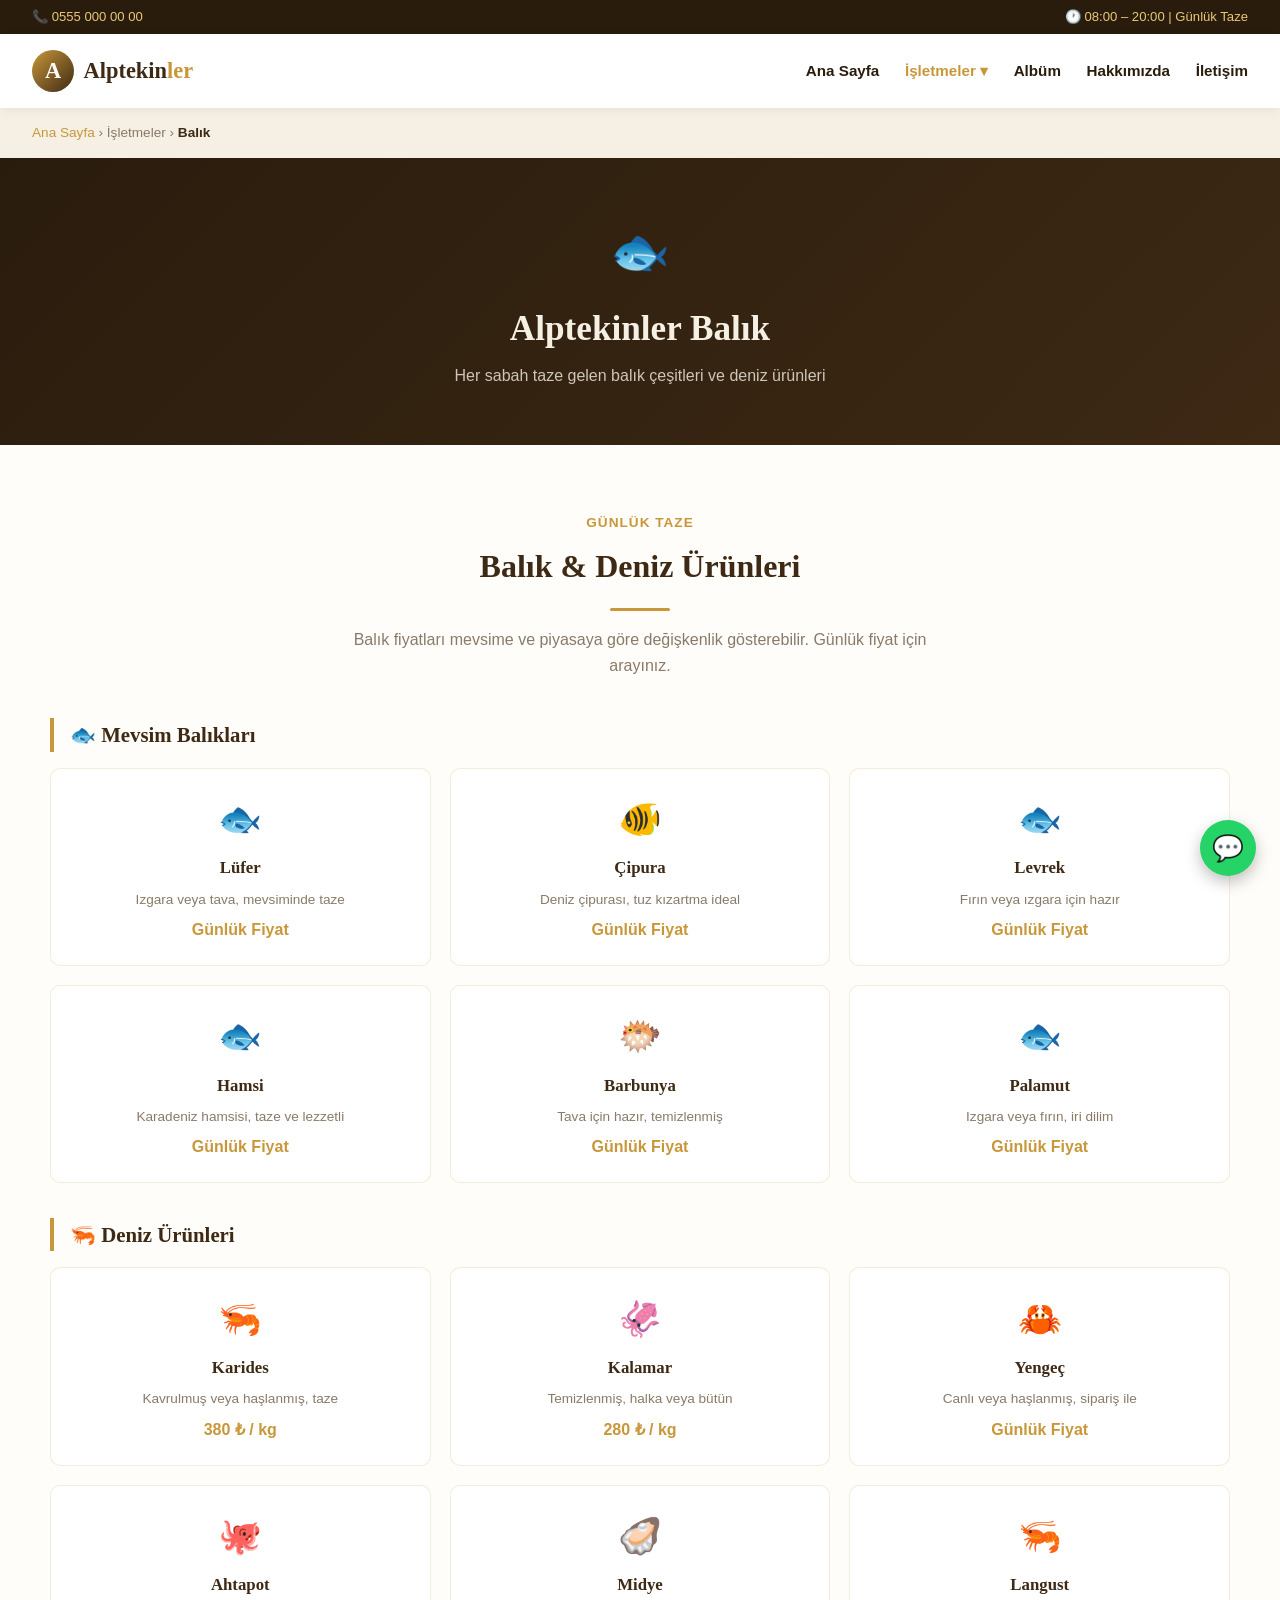
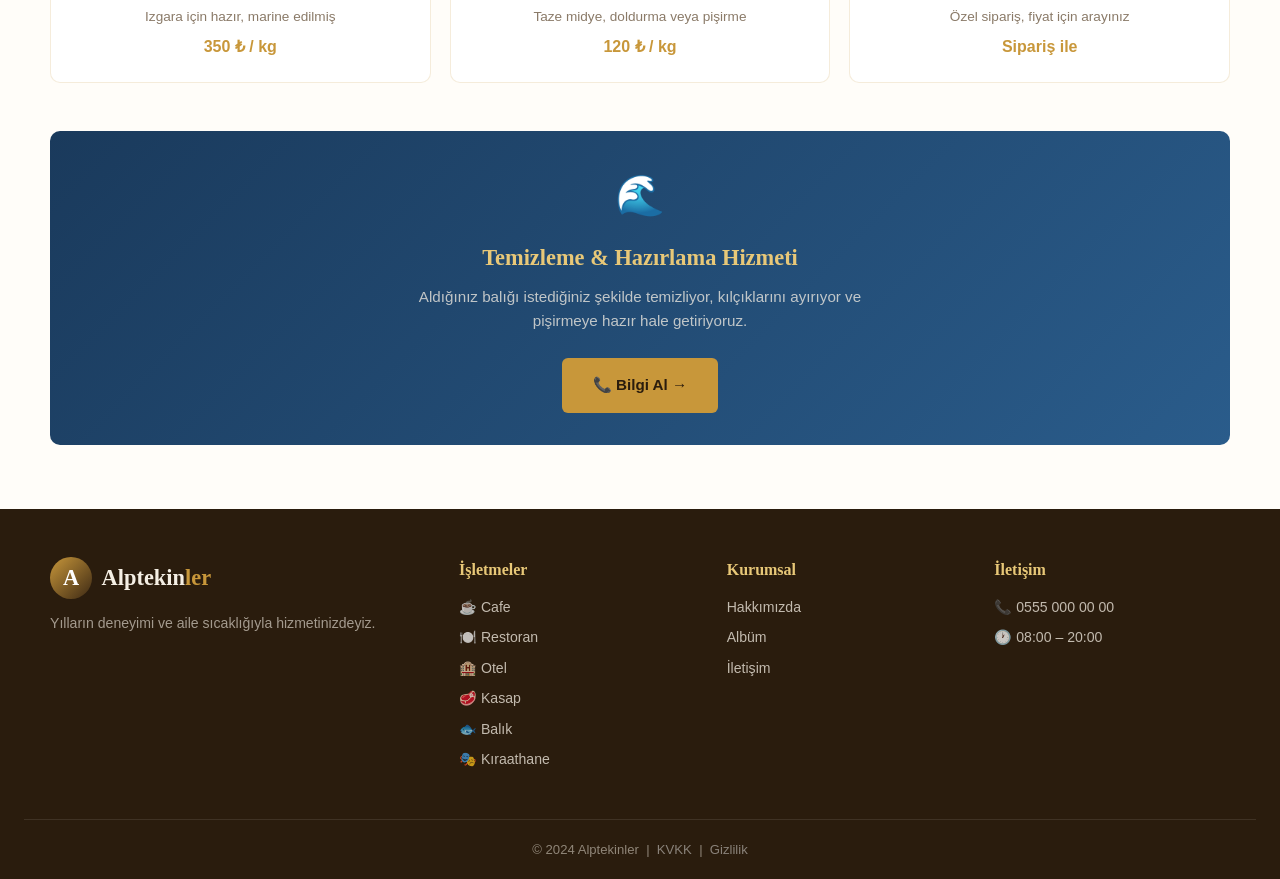
<file: pages/balik.html>
<!DOCTYPE html>
<html lang="tr">
<head>
  <meta charset="UTF-8"><meta name="viewport" content="width=device-width, initial-scale=1.0">
  <title>Balık | Alptekinler</title>
    <link rel="preconnect" href="https://fonts.googleapis.com">
  <link rel="preconnect" href="https://fonts.gstatic.com" crossorigin>
  <link rel="stylesheet" href="../css/style.css">
  <meta name="description" content="Her sabah taze gelen balık çeşitleri ve deniz ürünleri. Levrek, çipura, hamsi ve daha fazlası.">
  <meta property="og:type" content="website">
  <meta property="og:title" content="Balık | Alptekinler">
  <meta property="og:description" content="Her sabah taze gelen balık çeşitleri.">
  <meta property="og:url" content="https://alptekinler.com/pages/balik.html">
  <meta property="og:locale" content="tr_TR">
  <link rel="canonical" href="https://alptekinler.com/pages/balik.html">
<style>.skip-link{position:absolute;top:-100px;left:1rem;background:var(--altin);color:var(--kahve);padding:.5rem 1rem;border-radius:0 0 6px 6px;font-weight:700;font-size:.82rem;z-index:9999;transition:top .2s}.skip-link:focus{top:0}*:focus-visible{outline:2px solid var(--altin);outline-offset:2px;border-radius:3px}</style>
</head>
<body>
<a href="#main-content" class="skip-link">İçeriğe geç</a>

<div class="topbar"><div class="topbar-left"><span>📞 0555 000 00 00</span></div><div class="topbar-right"><span>🕐 08:00 – 20:00 | Günlük Taze</span></div></div>
<nav>
  <a href="../index.html" class="logo"><div class="logo-emblem">A</div><span>Alptekin<span>ler</span></span></a>
  <div class="nav-links" id="nav-links">
    <a href="../index.html">Ana Sayfa</a>
    <div class="nav-dropdown"><a href="#" class="active">İşletmeler ▾</a>
      <div class="nav-dropdown-menu">
        <a href="cafe.html"><span class="dd-icon">☕</span> Cafe</a>
        <a href="restoran.html"><span class="dd-icon">🍽️</span> Restoran</a>
        <a href="otel.html"><span class="dd-icon">🏨</span> Otel</a>
        <a href="kasap.html"><span class="dd-icon">🥩</span> Kasap</a>
        <a href="balik.html"><span class="dd-icon">🐟</span> Balık</a>
        <a href="kiraathane.html"><span class="dd-icon">🎭</span> Kıraathane</a>
      </div>
    </div>
    <a href="album.html">Albüm</a><a href="hakkimizda.html">Hakkımızda</a><a href="iletisim.html">İletişim</a>
  </div>
  <button class="hamburger" id="hamburger" aria-label="Menüyü aç/kapat"><span></span><span></span><span></span></button>
</nav>
<div class="breadcrumb"><a href="../index.html">Ana Sayfa</a> › İşletmeler › <strong>Balık</strong></div>
<div class="page-hero"><div class="page-hero-icon">🐟</div><h1>Alptekinler Balık</h1><p>Her sabah taze gelen balık çeşitleri ve deniz ürünleri</p></div>

<section class="section">
  <div class="container">
    <div class="section-hdr">
      <span class="section-eyebrow">Günlük Taze</span>
      <h2 class="section-title">Balık & Deniz Ürünleri</h2>
      <div class="gold-rule"></div>
      <p class="section-lead">Balık fiyatları mevsime ve piyasaya göre değişkenlik gösterebilir. Günlük fiyat için arayınız.</p>
    </div>

    <div class="menu-section-title">🐟 Mevsim Balıkları</div>
    <div class="urun-grid">
      <div class="urun-card"><div class="urun-icon">🐟</div><div class="urun-name">Lüfer</div><div class="urun-desc">Izgara veya tava, mevsiminde taze</div><div class="urun-fiyat">Günlük Fiyat</div></div>
      <div class="urun-card"><div class="urun-icon">🐠</div><div class="urun-name">Çipura</div><div class="urun-desc">Deniz çipurası, tuz kızartma ideal</div><div class="urun-fiyat">Günlük Fiyat</div></div>
      <div class="urun-card"><div class="urun-icon">🐟</div><div class="urun-name">Levrek</div><div class="urun-desc">Fırın veya ızgara için hazır</div><div class="urun-fiyat">Günlük Fiyat</div></div>
      <div class="urun-card"><div class="urun-icon">🐟</div><div class="urun-name">Hamsi</div><div class="urun-desc">Karadeniz hamsisi, taze ve lezzetli</div><div class="urun-fiyat">Günlük Fiyat</div></div>
      <div class="urun-card"><div class="urun-icon">🐡</div><div class="urun-name">Barbunya</div><div class="urun-desc">Tava için hazır, temizlenmiş</div><div class="urun-fiyat">Günlük Fiyat</div></div>
      <div class="urun-card"><div class="urun-icon">🐟</div><div class="urun-name">Palamut</div><div class="urun-desc">Izgara veya fırın, iri dilim</div><div class="urun-fiyat">Günlük Fiyat</div></div>
    </div>

    <div class="menu-section-title">🦐 Deniz Ürünleri</div>
    <div class="urun-grid">
      <div class="urun-card"><div class="urun-icon">🦐</div><div class="urun-name">Karides</div><div class="urun-desc">Kavrulmuş veya haşlanmış, taze</div><div class="urun-fiyat">380 ₺ / kg</div></div>
      <div class="urun-card"><div class="urun-icon">🦑</div><div class="urun-name">Kalamar</div><div class="urun-desc">Temizlenmiş, halka veya bütün</div><div class="urun-fiyat">280 ₺ / kg</div></div>
      <div class="urun-card"><div class="urun-icon">🦀</div><div class="urun-name">Yengeç</div><div class="urun-desc">Canlı veya haşlanmış, sipariş ile</div><div class="urun-fiyat">Günlük Fiyat</div></div>
      <div class="urun-card"><div class="urun-icon">🐙</div><div class="urun-name">Ahtapot</div><div class="urun-desc">Izgara için hazır, marine edilmiş</div><div class="urun-fiyat">350 ₺ / kg</div></div>
      <div class="urun-card"><div class="urun-icon">🦪</div><div class="urun-name">Midye</div><div class="urun-desc">Taze midye, doldurma veya pişirme</div><div class="urun-fiyat">120 ₺ / kg</div></div>
      <div class="urun-card"><div class="urun-icon">🦐</div><div class="urun-name">Langust</div><div class="urun-desc">Özel sipariş, fiyat için arayınız</div><div class="urun-fiyat">Sipariş ile</div></div>
    </div>

    <div style="background:linear-gradient(135deg,#1a3a5c,#2a5c8b);border-radius:10px;padding:2rem;margin-top:3rem;text-align:center;color:var(--cream)">
      <div style="font-size:2.5rem;margin-bottom:.8rem">🌊</div>
      <h3 style="font-family:var(--ff-serif);font-size:1.4rem;color:var(--gold-lt);margin-bottom:.6rem">Temizleme & Hazırlama Hizmeti</h3>
      <p style="color:rgba(245,239,228,.75);font-size:.95rem;max-width:500px;margin:0 auto 1.5rem">Aldığınız balığı istediğiniz şekilde temizliyor, kılçıklarını ayırıyor ve pişirmeye hazır hale getiriyoruz.</p>
      <a href="iletisim.html" class="btn-primary">📞 Bilgi Al →</a>
    </div>
  </div>
</section>

<footer><div class="footer-inner">
  <div class="footer-brand"><a href="../index.html" class="logo"><div class="logo-emblem">A</div><span>Alptekin<span>ler</span></span></a><p>Yılların deneyimi ve aile sıcaklığıyla hizmetinizdeyiz.</p></div>
  <div class="footer-col"><h4>İşletmeler</h4><a href="cafe.html">☕ Cafe</a><a href="restoran.html">🍽️ Restoran</a><a href="otel.html">🏨 Otel</a><a href="kasap.html">🥩 Kasap</a><a href="balik.html">🐟 Balık</a><a href="kiraathane.html">🎭 Kıraathane</a></div>
  <div class="footer-col"><h4>Kurumsal</h4><a href="hakkimizda.html">Hakkımızda</a><a href="album.html">Albüm</a><a href="iletisim.html">İletişim</a></div>
  <div class="footer-col"><h4>İletişim</h4><p>📞 0555 000 00 00</p><p>🕐 08:00 – 20:00</p></div>
</div><div class="footer-bottom">© 2024 Alptekinler &nbsp;|&nbsp; <a href="../pages/kvkk.html" style="color:rgba(255,255,255,.45)">KVKK</a> &nbsp;|&nbsp; <a href="../pages/gizlilik.html" style="color:rgba(255,255,255,.45)">Gizlilik</a></div></footer>
</main>
<a href="https://wa.me/905550000000" target="_blank" rel="noopener noreferrer" class="whatsapp-btn">💬</a>
<button class="scroll-top">↑</button>
<script src="../js/main.js"></script>
</body>
</html>
</file>
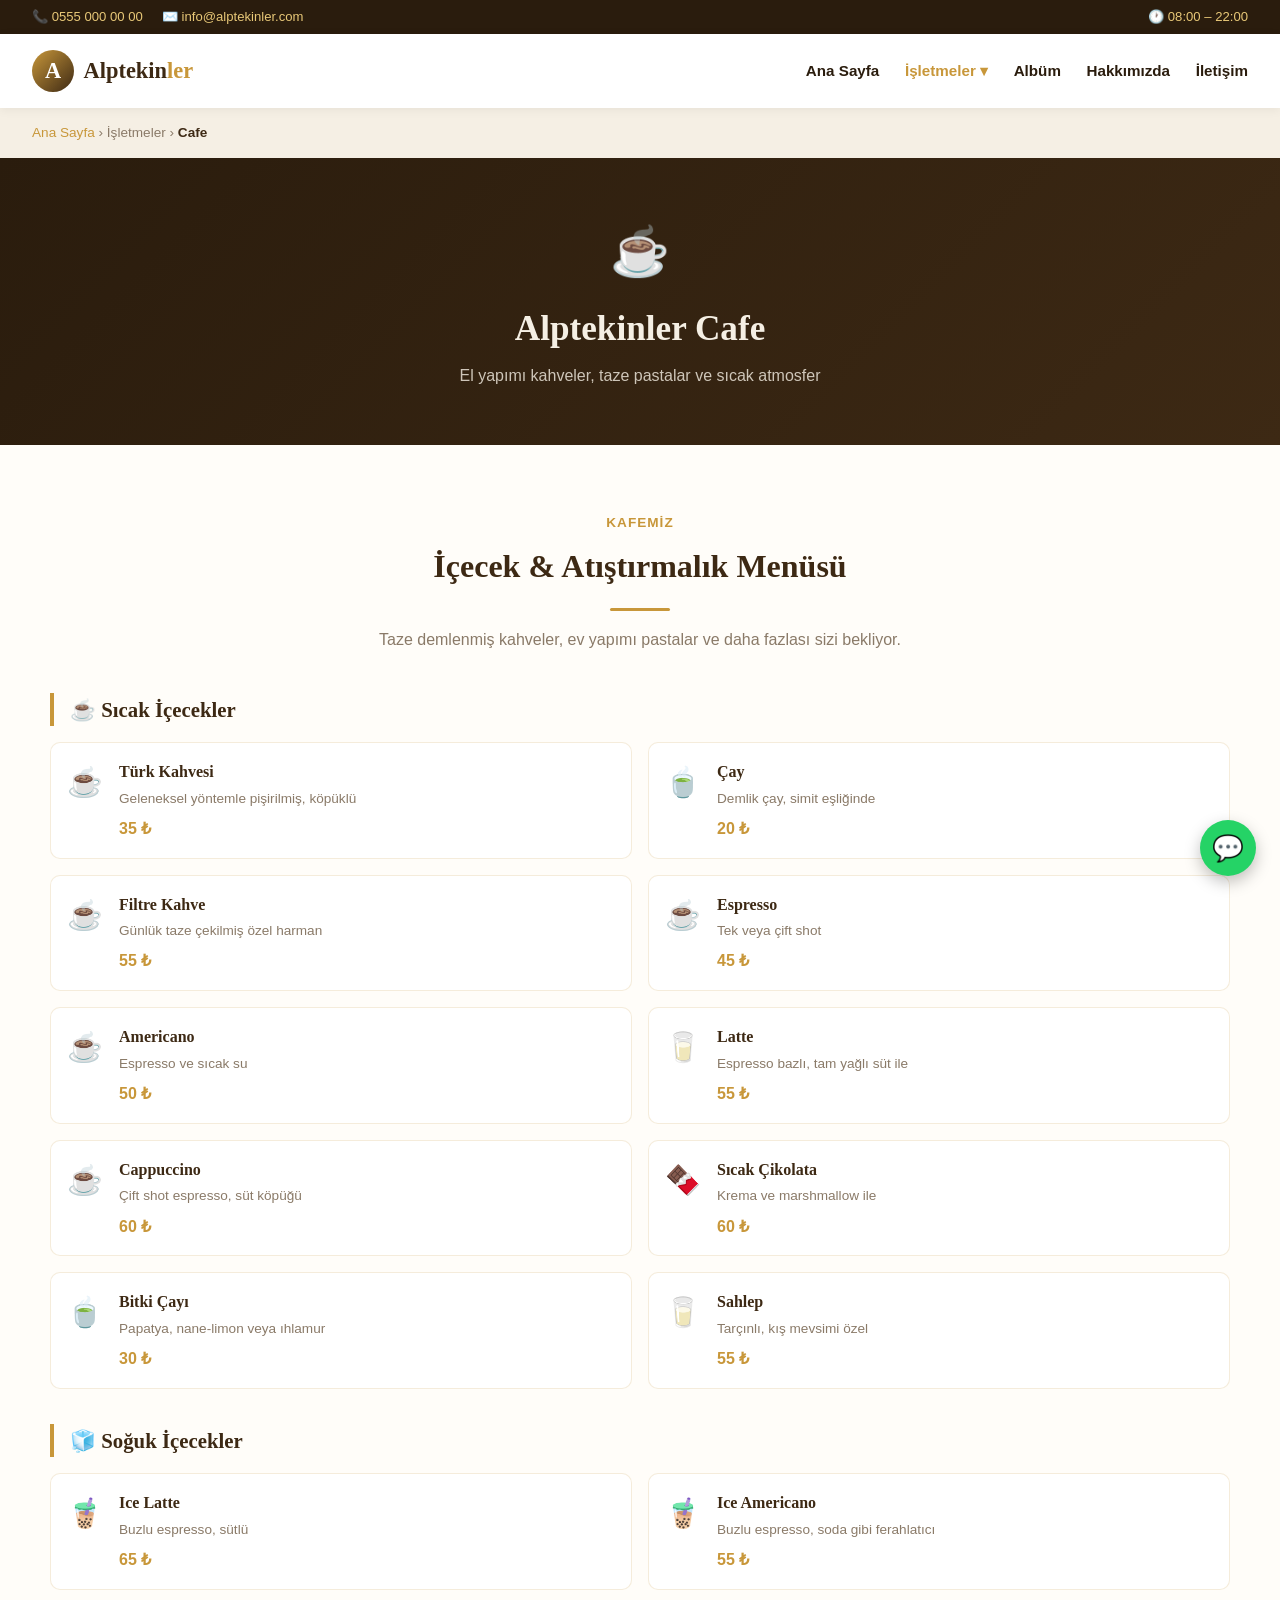
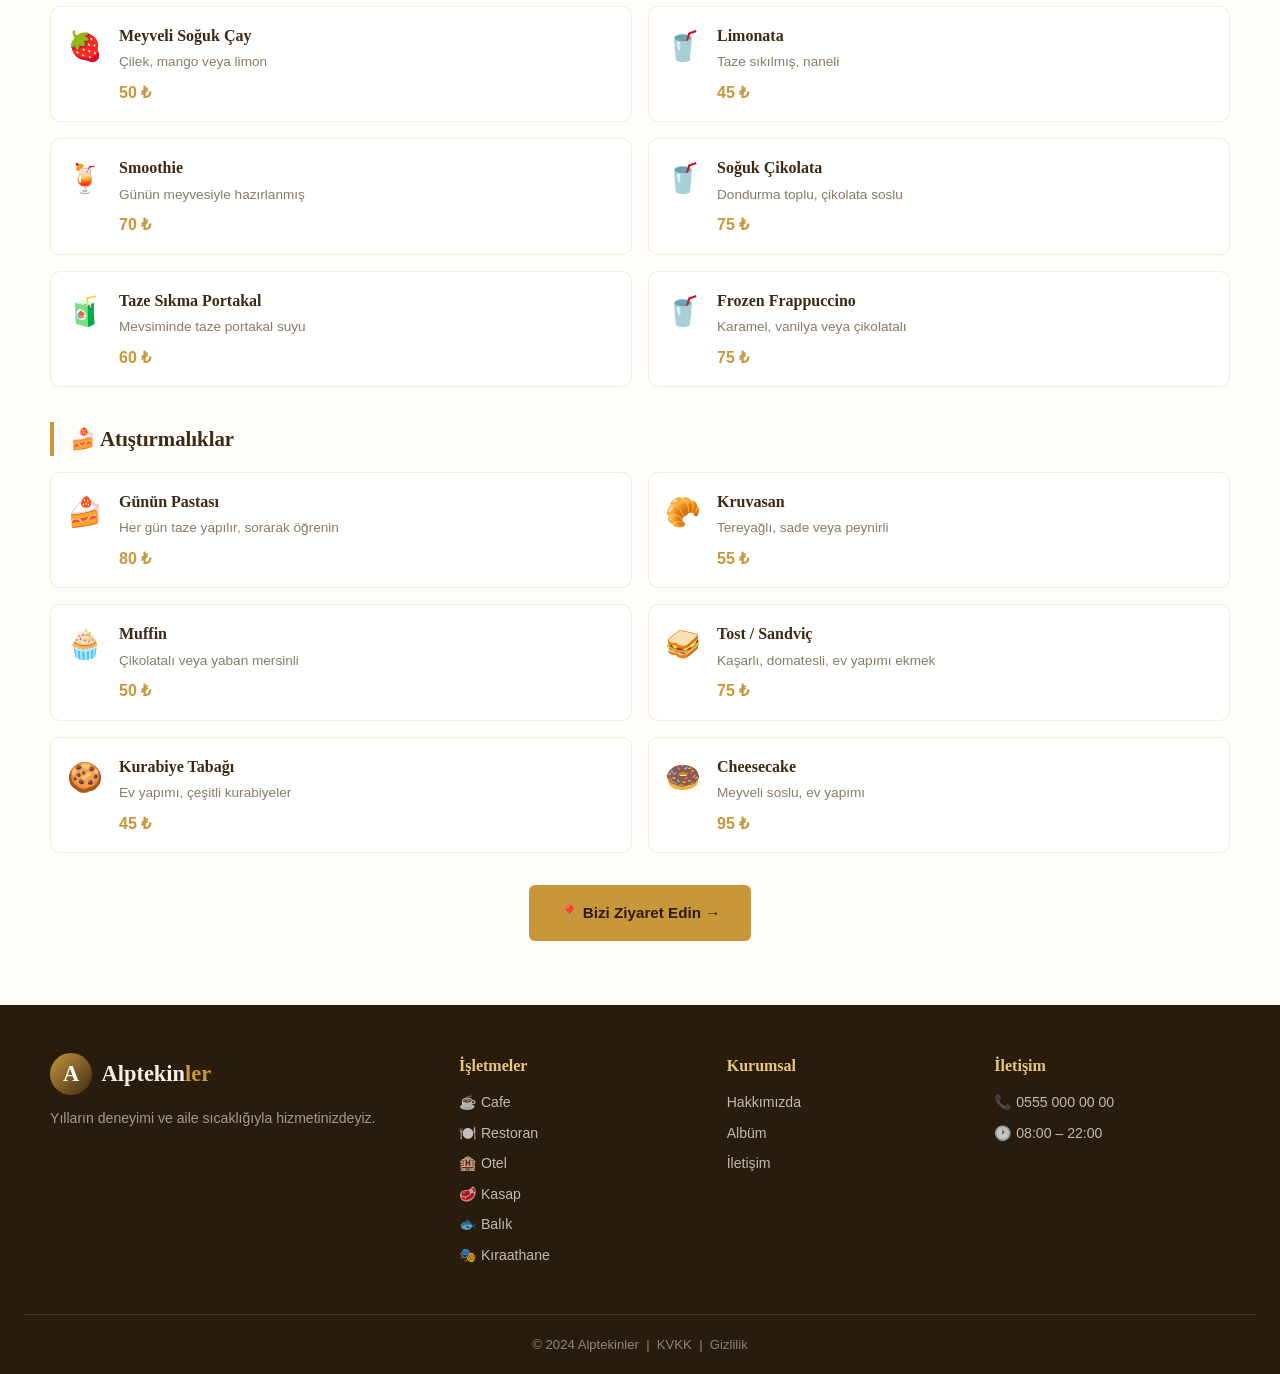
<file: pages/cafe.html>
<!DOCTYPE html>
<html lang="tr">
<head>
  <meta charset="UTF-8"><meta name="viewport" content="width=device-width, initial-scale=1.0">
  <title>Cafe | Alptekinler</title>
  <meta name="description" content="Alptekinler Cafe — El yapımı kahveler, taze pastalar ve sıcak atmosfer.">
    <link rel="preconnect" href="https://fonts.googleapis.com">
  <link rel="preconnect" href="https://fonts.gstatic.com" crossorigin>
  <link rel="stylesheet" href="../css/style.css">
  <link rel="icon" href="data:image/svg+xml,<svg xmlns='http://www.w3.org/2000/svg' viewBox='0 0 100 100'><text y='.9em' font-size='90'>🌿</text></svg>">
  <meta property="og:type" content="website">
  <meta property="og:title" content="Cafe | Alptekinler">
  <meta property="og:description" content="El yapımı kahveler, taze pastalar ve sıcak atmosfer.">
  <meta property="og:url" content="https://alptekinler.com/pages/cafe.html">
  <meta property="og:locale" content="tr_TR">
  <link rel="canonical" href="https://alptekinler.com/pages/cafe.html">
<style>.skip-link{position:absolute;top:-100px;left:1rem;background:var(--altin);color:var(--kahve);padding:.5rem 1rem;border-radius:0 0 6px 6px;font-weight:700;font-size:.82rem;z-index:9999;transition:top .2s}.skip-link:focus{top:0}*:focus-visible{outline:2px solid var(--altin);outline-offset:2px;border-radius:3px}</style>
</head>
<body>
<a href="#main-content" class="skip-link">İçeriğe geç</a>

<div class="topbar">
  <div class="topbar-left"><span>📞 0555 000 00 00</span><span>✉️ info@alptekinler.com</span></div>
  <div class="topbar-right"><span>🕐 08:00 – 22:00</span></div>
</div>
<nav>
  <a href="../index.html" class="logo"><div class="logo-emblem">A</div><span>Alptekin<span>ler</span></span></a>
  <div class="nav-links" id="nav-links">
    <a href="../index.html">Ana Sayfa</a>
    <div class="nav-dropdown"><a href="#" class="active">İşletmeler ▾</a>
      <div class="nav-dropdown-menu">
        <a href="cafe.html"><span class="dd-icon">☕</span> Cafe</a>
        <a href="restoran.html"><span class="dd-icon">🍽️</span> Restoran</a>
        <a href="otel.html"><span class="dd-icon">🏨</span> Otel</a>
        <a href="kasap.html"><span class="dd-icon">🥩</span> Kasap</a>
        <a href="balik.html"><span class="dd-icon">🐟</span> Balık</a>
        <a href="kiraathane.html"><span class="dd-icon">🎭</span> Kıraathane</a>
      </div>
    </div>
    <a href="album.html">Albüm</a>
    <a href="hakkimizda.html">Hakkımızda</a>
    <a href="iletisim.html">İletişim</a>
  </div>
  <button class="hamburger" id="hamburger" aria-label="Menü"><span></span><span></span><span></span></button>
</nav>

<div class="breadcrumb"><a href="../index.html">Ana Sayfa</a> › İşletmeler › <strong>Cafe</strong></div>
<div class="page-hero">
  <div class="page-hero-icon">☕</div>
  <h1>Alptekinler Cafe</h1>
  <p>El yapımı kahveler, taze pastalar ve sıcak atmosfer</p>
</div>

<section class="section">
  <div class="container">
    <div class="section-hdr">
      <span class="section-eyebrow" data-menu-eyebrow>Kafemiz</span>
      <h2 class="section-title" data-menu-title>İçecek & Atıştırmalık Menüsü</h2>
      <div class="gold-rule"></div>
      <p class="section-lead">Taze demlenmiş kahveler, ev yapımı pastalar ve daha fazlası sizi bekliyor.</p>
    </div>
    <div data-menu-page="cafe"></div>
    <div style="text-align:center;margin-top:2rem;">
      <a href="iletisim.html" class="btn-primary">📍 Bizi Ziyaret Edin →</a>
    </div>
  </div>
</section>

<footer><div class="footer-inner">
  <div class="footer-brand"><a href="../index.html" class="logo"><div class="logo-emblem">A</div><span>Alptekin<span>ler</span></span></a><p>Yılların deneyimi ve aile sıcaklığıyla hizmetinizdeyiz.</p></div>
  <div class="footer-col"><h4>İşletmeler</h4><a href="cafe.html">☕ Cafe</a><a href="restoran.html">🍽️ Restoran</a><a href="otel.html">🏨 Otel</a><a href="kasap.html">🥩 Kasap</a><a href="balik.html">🐟 Balık</a><a href="kiraathane.html">🎭 Kıraathane</a></div>
  <div class="footer-col"><h4>Kurumsal</h4><a href="hakkimizda.html">Hakkımızda</a><a href="album.html">Albüm</a><a href="iletisim.html">İletişim</a></div>
  <div class="footer-col"><h4>İletişim</h4><p>📞 0555 000 00 00</p><p>🕐 08:00 – 22:00</p></div>
</div><div class="footer-bottom">© 2024 Alptekinler &nbsp;|&nbsp; <a href="../pages/kvkk.html" style="color:rgba(255,255,255,.45)">KVKK</a> &nbsp;|&nbsp; <a href="../pages/gizlilik.html" style="color:rgba(255,255,255,.45)">Gizlilik</a></div></footer>
</main>
<a href="https://wa.me/905550000000" target="_blank" rel="noopener noreferrer" class="whatsapp-btn" aria-label="WhatsApp">💬</a>
<button class="scroll-top" aria-label="Yukarı">↑</button>
<script src="../js/main.js"></script>
<script src="../js/menu-data.js"></script>
<script src="../js/menu-render.js"></script>
</body>
</html>
</file>
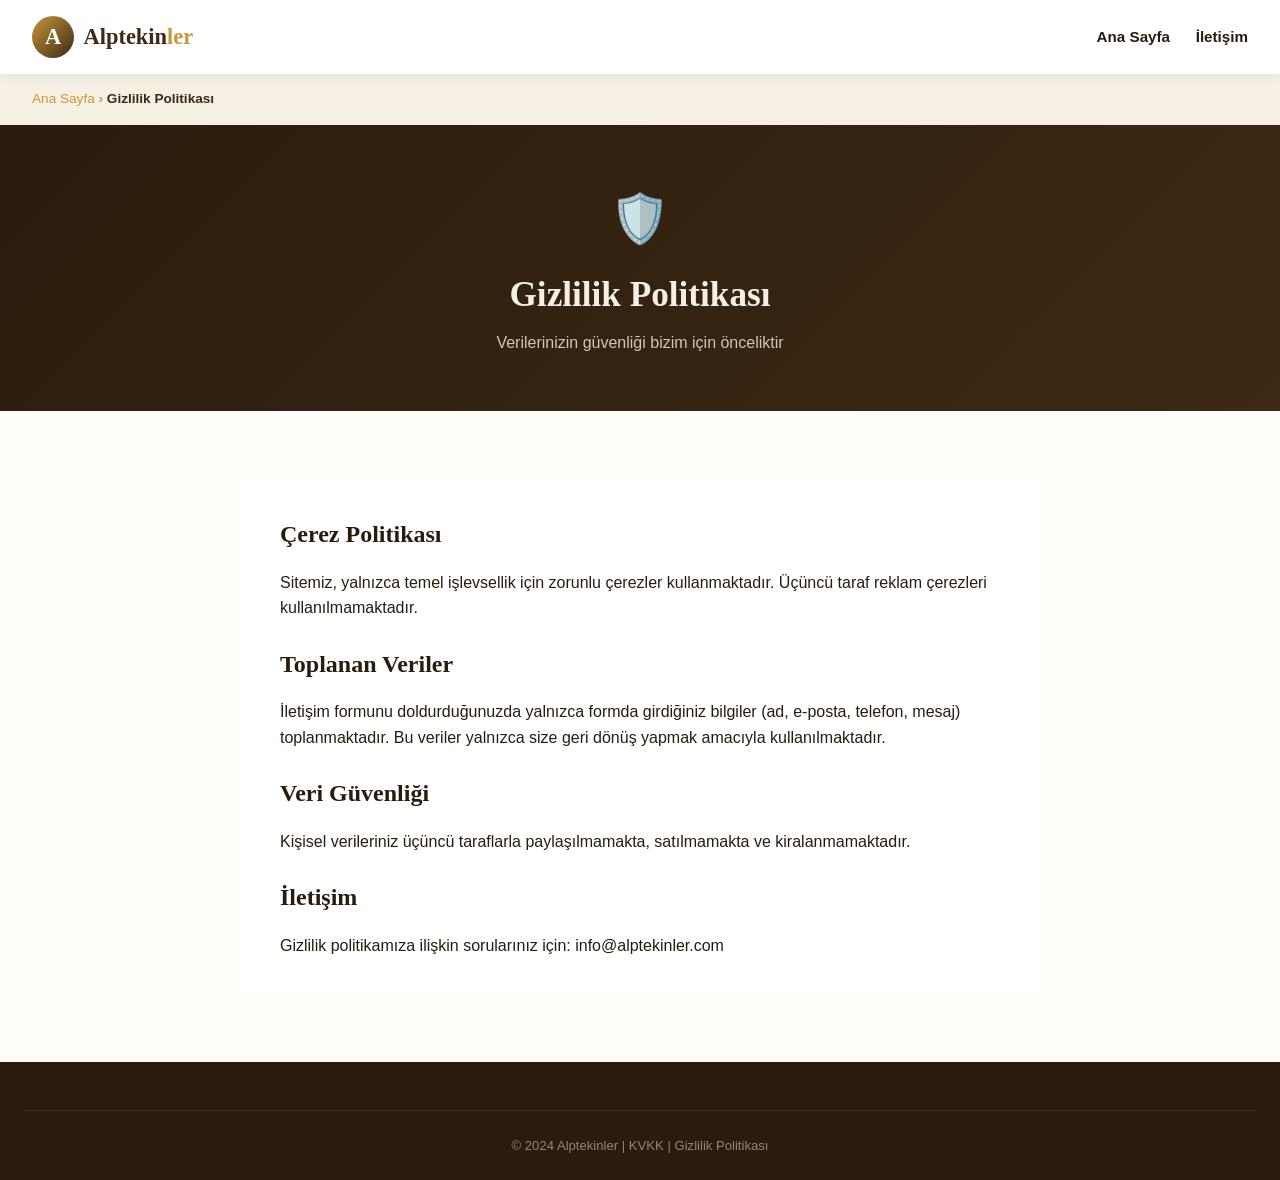
<file: pages/gizlilik.html>
<!DOCTYPE html>
<html lang="tr">
<head>
  <meta charset="UTF-8"><meta name="viewport" content="width=device-width, initial-scale=1.0">
  <title>Gizlilik Politikası | Alptekinler</title>
  <meta name="description" content="Alptekinler gizlilik politikası ve çerez kullanımı hakkında bilgi.">
  <link rel="stylesheet" href="../css/style.css">
</head>
<body>
<nav>
  <a href="../index.html" class="logo"><div class="logo-emblem">A</div><span>Alptekin<span>ler</span></span></a>
  <div class="nav-links" id="nav-links">
    <a href="../index.html">Ana Sayfa</a>
    <a href="iletisim.html">İletişim</a>
  </div>
  <button class="hamburger" id="hamburger" aria-label="Menü"><span></span><span></span><span></span></button>
</nav>
<div class="breadcrumb"><a href="../index.html">Ana Sayfa</a> › <strong>Gizlilik Politikası</strong></div>
<div class="page-hero"><div class="page-hero-icon">🛡️</div><h1>Gizlilik Politikası</h1><p>Verilerinizin güvenliği bizim için önceliktir</p></div>

<section class="section">
  <div class="container" style="max-width:800px">
    <div style="background:#fff;border:1px solid var(--border);border-radius:var(--radius-lg);padding:2.5rem;box-shadow:var(--shadow-sm)">

      <h2 style="font-family:'Playfair Display',serif;color:var(--kahve);margin-bottom:1rem">Çerez Politikası</h2>
      <p style="color:var(--text-soft);margin-bottom:1.5rem">Sitemiz, yalnızca temel işlevsellik için zorunlu çerezler kullanmaktadır. Üçüncü taraf reklam çerezleri kullanılmamaktadır.</p>

      <h2 style="font-family:'Playfair Display',serif;color:var(--kahve);margin-bottom:1rem">Toplanan Veriler</h2>
      <p style="color:var(--text-soft);margin-bottom:1.5rem">İletişim formunu doldurduğunuzda yalnızca formda girdiğiniz bilgiler (ad, e-posta, telefon, mesaj) toplanmaktadır. Bu veriler yalnızca size geri dönüş yapmak amacıyla kullanılmaktadır.</p>

      <h2 style="font-family:'Playfair Display',serif;color:var(--kahve);margin-bottom:1rem">Veri Güvenliği</h2>
      <p style="color:var(--text-soft);margin-bottom:1.5rem">Kişisel verileriniz üçüncü taraflarla paylaşılmamakta, satılmamakta ve kiralanmamaktadır.</p>

      <h2 style="font-family:'Playfair Display',serif;color:var(--kahve);margin-bottom:1rem">İletişim</h2>
      <p style="color:var(--text-soft)">Gizlilik politikamıza ilişkin sorularınız için: <a href="mailto:info@alptekinler.com" style="color:var(--bakir)">info@alptekinler.com</a></p>
    </div>
  </div>
</section>

<footer>
  <div class="footer-bottom" style="text-align:center;padding:1.5rem">© 2024 Alptekinler | <a href="kvkk.html" style="color:var(--altin-l)">KVKK</a> | <a href="gizlilik.html" style="color:var(--altin-l)">Gizlilik Politikası</a></div>
</footer>
<script src="../js/main.js"></script>
</body>
</html>
</file>
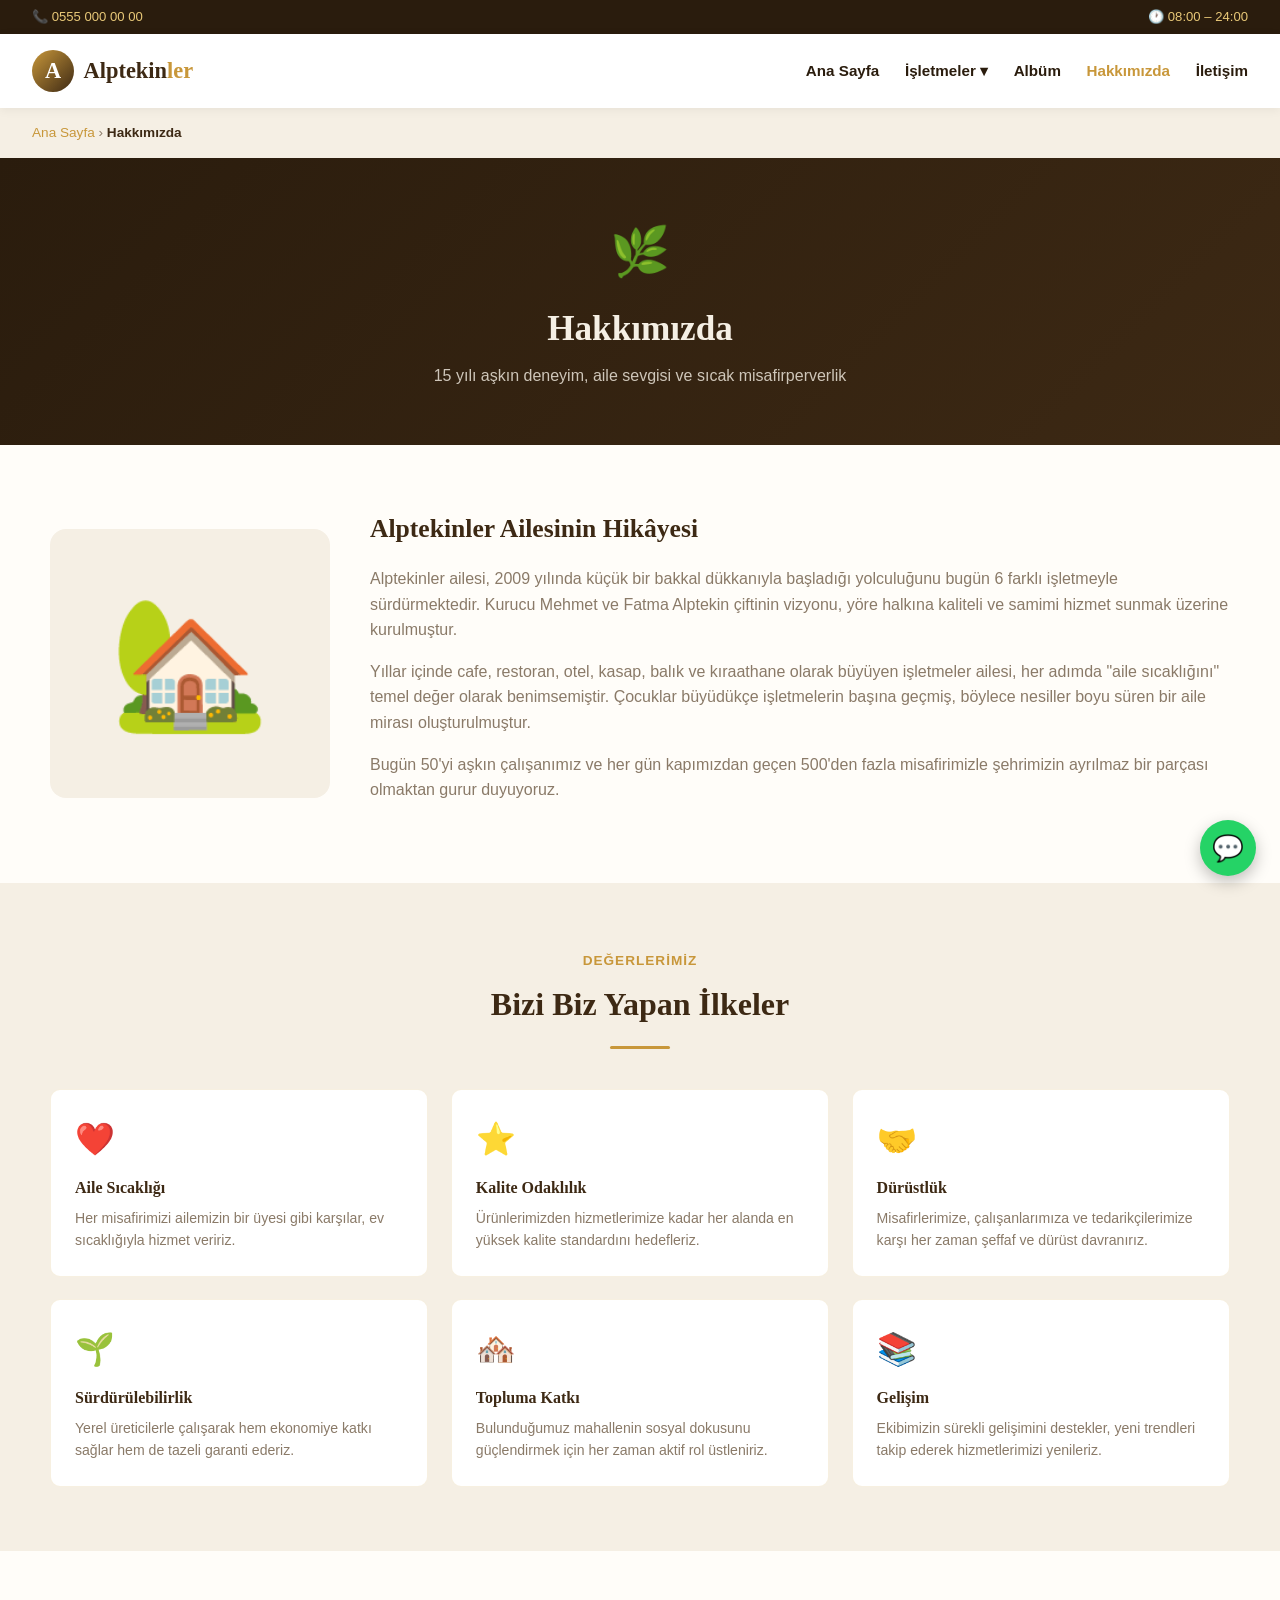
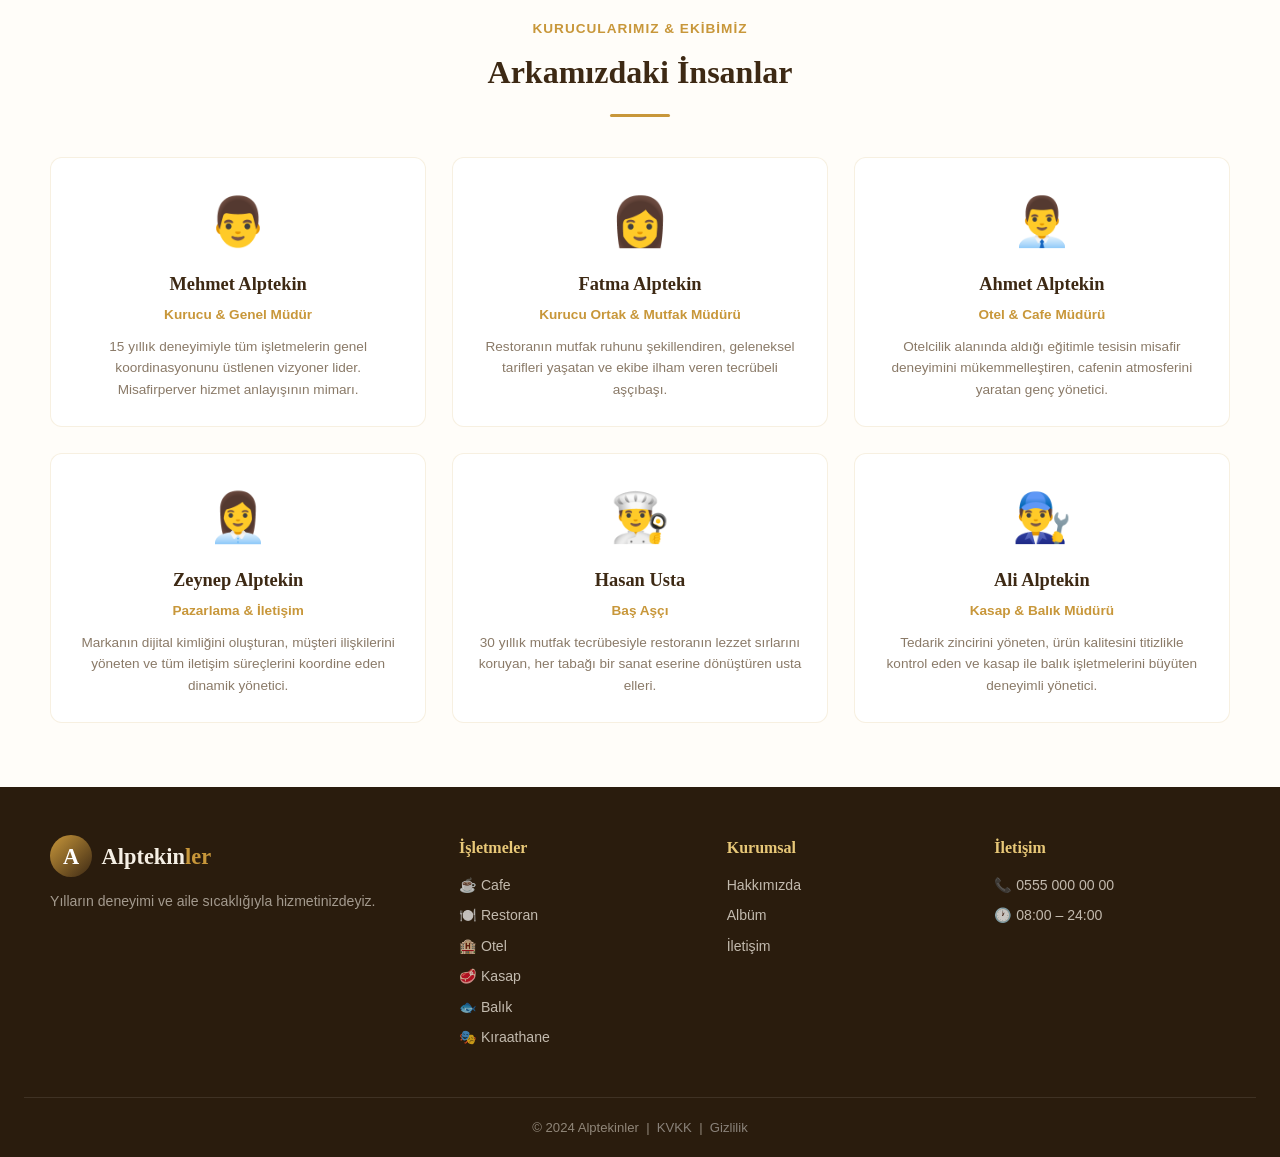
<file: pages/hakkimizda.html>
<!DOCTYPE html>
<html lang="tr">
<head>
  <meta charset="UTF-8"><meta name="viewport" content="width=device-width, initial-scale=1.0">
  <title>Hakkımızda | Alptekinler</title>
    <link rel="preconnect" href="https://fonts.googleapis.com">
  <link rel="preconnect" href="https://fonts.gstatic.com" crossorigin>
  <link rel="stylesheet" href="../css/style.css">
  <meta name="description" content="2009'dan bu yana 6 işletmeyle hizmet veren Alptekinler ailesi hakkında bilgi alın.">
  <meta property="og:type" content="website">
  <meta property="og:title" content="Hakkımızda | Alptekinler">
  <meta property="og:description" content="15 yıllık deneyimle 6 işletme.">
  <meta property="og:url" content="https://alptekinler.com/pages/hakkimizda.html">
  <meta property="og:locale" content="tr_TR">
  <link rel="canonical" href="https://alptekinler.com/pages/hakkimizda.html">
<style>.skip-link{position:absolute;top:-100px;left:1rem;background:var(--altin);color:var(--kahve);padding:.5rem 1rem;border-radius:0 0 6px 6px;font-weight:700;font-size:.82rem;z-index:9999;transition:top .2s}.skip-link:focus{top:0}*:focus-visible{outline:2px solid var(--altin);outline-offset:2px;border-radius:3px}</style>
</head>
<body>
<a href="#main-content" class="skip-link">İçeriğe geç</a>

<div class="topbar"><div class="topbar-left"><span>📞 0555 000 00 00</span></div><div class="topbar-right"><span>🕐 08:00 – 24:00</span></div></div>
<nav>
  <a href="../index.html" class="logo"><div class="logo-emblem">A</div><span>Alptekin<span>ler</span></span></a>
  <div class="nav-links" id="nav-links">
    <a href="../index.html">Ana Sayfa</a>
    <div class="nav-dropdown"><a href="#">İşletmeler ▾</a>
      <div class="nav-dropdown-menu">
        <a href="cafe.html"><span class="dd-icon">☕</span> Cafe</a>
        <a href="restoran.html"><span class="dd-icon">🍽️</span> Restoran</a>
        <a href="otel.html"><span class="dd-icon">🏨</span> Otel</a>
        <a href="kasap.html"><span class="dd-icon">🥩</span> Kasap</a>
        <a href="balik.html"><span class="dd-icon">🐟</span> Balık</a>
        <a href="kiraathane.html"><span class="dd-icon">🎭</span> Kıraathane</a>
      </div>
    </div>
    <a href="album.html">Albüm</a>
    <a href="hakkimizda.html" class="active">Hakkımızda</a>
    <a href="iletisim.html">İletişim</a>
  </div>
  <button class="hamburger" id="hamburger" aria-label="Menüyü aç/kapat"><span></span><span></span><span></span></button>
</nav>
<div class="breadcrumb"><a href="../index.html">Ana Sayfa</a> › <strong>Hakkımızda</strong></div>
<div class="page-hero"><div class="page-hero-icon">🌿</div><h1>Hakkımızda</h1><p>15 yılı aşkın deneyim, aile sevgisi ve sıcak misafirperverlik</p></div>

<section class="section">
  <div class="container">
    <div class="tarihce-wrap">
      <div class="tarihce-visual">🏡</div>
      <div class="tarihce-text">
        <h3>Alptekinler Ailesinin Hikâyesi</h3>
        <p>Alptekinler ailesi, 2009 yılında küçük bir bakkal dükkanıyla başladığı yolculuğunu bugün 6 farklı işletmeyle sürdürmektedir. Kurucu Mehmet ve Fatma Alptekin çiftinin vizyonu, yöre halkına kaliteli ve samimi hizmet sunmak üzerine kurulmuştur.</p>
        <p>Yıllar içinde cafe, restoran, otel, kasap, balık ve kıraathane olarak büyüyen işletmeler ailesi, her adımda "aile sıcaklığını" temel değer olarak benimsemiştir. Çocuklar büyüdükçe işletmelerin başına geçmiş, böylece nesiller boyu süren bir aile mirası oluşturulmuştur.</p>
        <p>Bugün 50'yi aşkın çalışanımız ve her gün kapımızdan geçen 500'den fazla misafirimizle şehrimizin ayrılmaz bir parçası olmaktan gurur duyuyoruz.</p>
      </div>
    </div>
  </div>
</section>

<section class="section section-alt">
  <div class="container">
    <div class="section-hdr">
      <span class="section-eyebrow">Değerlerimiz</span>
      <h2 class="section-title">Bizi Biz Yapan İlkeler</h2>
      <div class="gold-rule"></div>
    </div>
    <div class="deger-grid">
      <div class="deger-card"><div class="deger-icon">❤️</div><div class="deger-title">Aile Sıcaklığı</div><div class="deger-desc">Her misafirimizi ailemizin bir üyesi gibi karşılar, ev sıcaklığıyla hizmet veririz.</div></div>
      <div class="deger-card"><div class="deger-icon">⭐</div><div class="deger-title">Kalite Odaklılık</div><div class="deger-desc">Ürünlerimizden hizmetlerimize kadar her alanda en yüksek kalite standardını hedefleriz.</div></div>
      <div class="deger-card"><div class="deger-icon">🤝</div><div class="deger-title">Dürüstlük</div><div class="deger-desc">Misafirlerimize, çalışanlarımıza ve tedarikçilerimize karşı her zaman şeffaf ve dürüst davranırız.</div></div>
      <div class="deger-card"><div class="deger-icon">🌱</div><div class="deger-title">Sürdürülebilirlik</div><div class="deger-desc">Yerel üreticilerle çalışarak hem ekonomiye katkı sağlar hem de tazeli garanti ederiz.</div></div>
      <div class="deger-card"><div class="deger-icon">🏘️</div><div class="deger-title">Topluma Katkı</div><div class="deger-desc">Bulunduğumuz mahallenin sosyal dokusunu güçlendirmek için her zaman aktif rol üstleniriz.</div></div>
      <div class="deger-card"><div class="deger-icon">📚</div><div class="deger-title">Gelişim</div><div class="deger-desc">Ekibimizin sürekli gelişimini destekler, yeni trendleri takip ederek hizmetlerimizi yenileriz.</div></div>
    </div>
  </div>
</section>

<section class="section">
  <div class="container">
    <div class="section-hdr">
      <span class="section-eyebrow">Kurucularımız & Ekibimiz</span>
      <h2 class="section-title">Arkamızdaki İnsanlar</h2>
      <div class="gold-rule"></div>
    </div>
    <div class="team-grid">
      <div class="team-card">
        <div class="team-avatar">👨</div>
        <div class="team-name">Mehmet Alptekin</div>
        <div class="team-role">Kurucu & Genel Müdür</div>
        <div class="team-bio">15 yıllık deneyimiyle tüm işletmelerin genel koordinasyonunu üstlenen vizyoner lider. Misafirperver hizmet anlayışının mimarı.</div>
      </div>
      <div class="team-card">
        <div class="team-avatar">👩</div>
        <div class="team-name">Fatma Alptekin</div>
        <div class="team-role">Kurucu Ortak & Mutfak Müdürü</div>
        <div class="team-bio">Restoranın mutfak ruhunu şekillendiren, geleneksel tarifleri yaşatan ve ekibe ilham veren tecrübeli aşçıbaşı.</div>
      </div>
      <div class="team-card">
        <div class="team-avatar">👨‍💼</div>
        <div class="team-name">Ahmet Alptekin</div>
        <div class="team-role">Otel & Cafe Müdürü</div>
        <div class="team-bio">Otelcilik alanında aldığı eğitimle tesisin misafir deneyimini mükemmelleştiren, cafenin atmosferini yaratan genç yönetici.</div>
      </div>
      <div class="team-card">
        <div class="team-avatar">👩‍💼</div>
        <div class="team-name">Zeynep Alptekin</div>
        <div class="team-role">Pazarlama & İletişim</div>
        <div class="team-bio">Markanın dijital kimliğini oluşturan, müşteri ilişkilerini yöneten ve tüm iletişim süreçlerini koordine eden dinamik yönetici.</div>
      </div>
      <div class="team-card">
        <div class="team-avatar">👨‍🍳</div>
        <div class="team-name">Hasan Usta</div>
        <div class="team-role">Baş Aşçı</div>
        <div class="team-bio">30 yıllık mutfak tecrübesiyle restoranın lezzet sırlarını koruyan, her tabağı bir sanat eserine dönüştüren usta elleri.</div>
      </div>
      <div class="team-card">
        <div class="team-avatar">👨‍🔧</div>
        <div class="team-name">Ali Alptekin</div>
        <div class="team-role">Kasap & Balık Müdürü</div>
        <div class="team-bio">Tedarik zincirini yöneten, ürün kalitesini titizlikle kontrol eden ve kasap ile balık işletmelerini büyüten deneyimli yönetici.</div>
      </div>
    </div>
  </div>
</section>

<footer><div class="footer-inner">
  <div class="footer-brand"><a href="../index.html" class="logo"><div class="logo-emblem">A</div><span>Alptekin<span>ler</span></span></a><p>Yılların deneyimi ve aile sıcaklığıyla hizmetinizdeyiz.</p></div>
  <div class="footer-col"><h4>İşletmeler</h4><a href="cafe.html">☕ Cafe</a><a href="restoran.html">🍽️ Restoran</a><a href="otel.html">🏨 Otel</a><a href="kasap.html">🥩 Kasap</a><a href="balik.html">🐟 Balık</a><a href="kiraathane.html">🎭 Kıraathane</a></div>
  <div class="footer-col"><h4>Kurumsal</h4><a href="hakkimizda.html">Hakkımızda</a><a href="album.html">Albüm</a><a href="iletisim.html">İletişim</a></div>
  <div class="footer-col"><h4>İletişim</h4><p>📞 0555 000 00 00</p><p>🕐 08:00 – 24:00</p></div>
</div><div class="footer-bottom">© 2024 Alptekinler &nbsp;|&nbsp; <a href="../pages/kvkk.html" style="color:rgba(255,255,255,.45)">KVKK</a> &nbsp;|&nbsp; <a href="../pages/gizlilik.html" style="color:rgba(255,255,255,.45)">Gizlilik</a></div></footer>
</main>
<a href="https://wa.me/905550000000" target="_blank" rel="noopener noreferrer" class="whatsapp-btn">💬</a>
<button class="scroll-top">↑</button>
<script src="../js/main.js"></script>
</body>
</html>
</file>
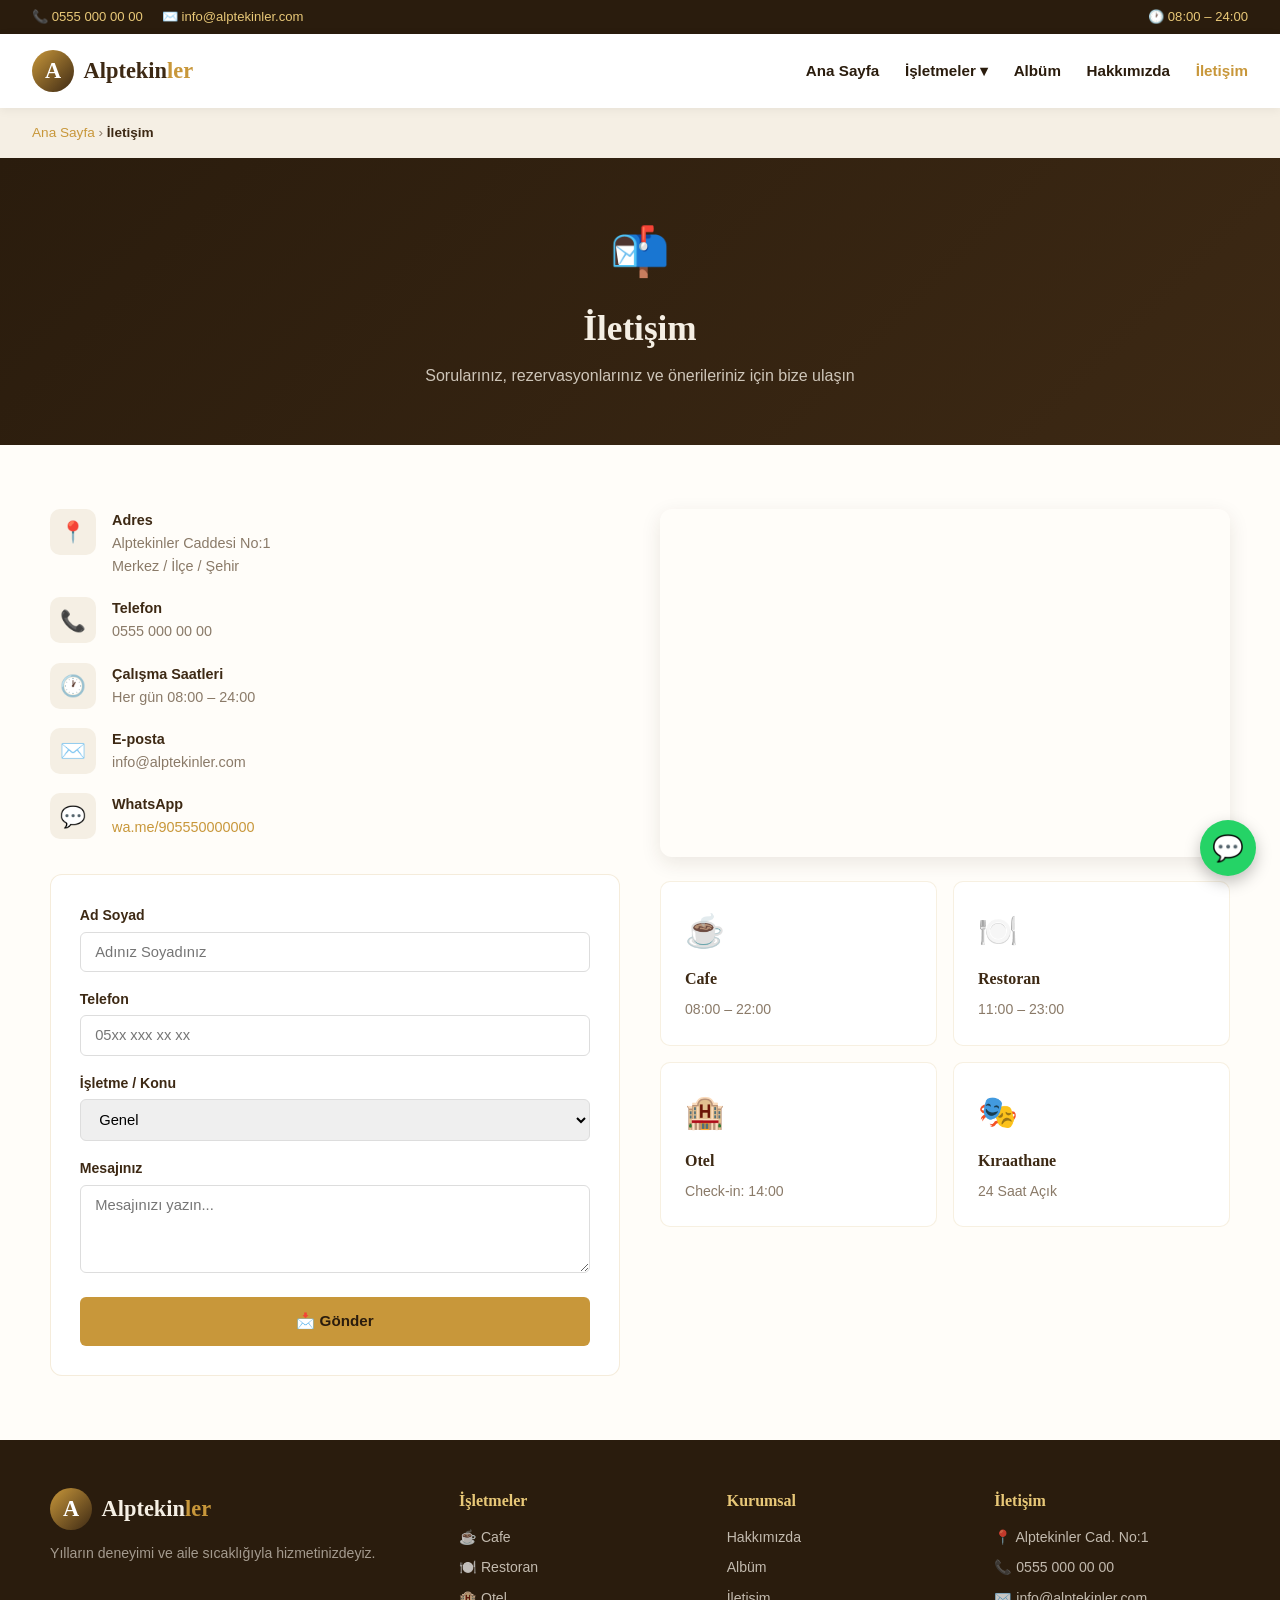
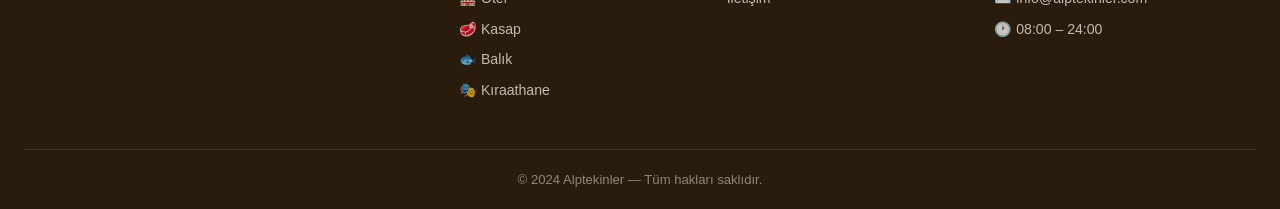
<file: pages/iletisim.html>
<!DOCTYPE html>
<html lang="tr">
<head>
  <meta charset="UTF-8"><meta name="viewport" content="width=device-width, initial-scale=1.0">
  <title>İletişim | Alptekinler</title>
  <meta name="description" content="Alptekinler ile iletişime geçin — adres, telefon, harita ve iletişim formu.">
    <link rel="preconnect" href="https://fonts.googleapis.com">
  <link rel="preconnect" href="https://fonts.gstatic.com" crossorigin>
  <link rel="stylesheet" href="../css/style.css">
  <link rel="icon" href="data:image/svg+xml,<svg xmlns='http://www.w3.org/2000/svg' viewBox='0 0 100 100'><text y='.9em' font-size='90'>🌿</text></svg>">
  <meta property="og:type" content="website">
  <meta property="og:title" content="İletişim | Alptekinler">
  <meta property="og:description" content="Rezervasyon ve iletişim bilgileri.">
  <meta property="og:url" content="https://alptekinler.com/pages/iletisim.html">
  <meta property="og:locale" content="tr_TR">
  <link rel="canonical" href="https://alptekinler.com/pages/iletisim.html">
<style>.skip-link{position:absolute;top:-100px;left:1rem;background:var(--altin);color:var(--kahve);padding:.5rem 1rem;border-radius:0 0 6px 6px;font-weight:700;font-size:.82rem;z-index:9999;transition:top .2s}.skip-link:focus{top:0}*:focus-visible{outline:2px solid var(--altin);outline-offset:2px;border-radius:3px}</style>
</head>
<body>
<a href="#main-content" class="skip-link">İçeriğe geç</a>

<div class="topbar"><div class="topbar-left"><span>📞 0555 000 00 00</span><span>✉️ info@alptekinler.com</span></div><div class="topbar-right"><span>🕐 08:00 – 24:00</span></div></div>
<nav>
  <a href="../index.html" class="logo"><div class="logo-emblem">A</div><span>Alptekin<span>ler</span></span></a>
  <div class="nav-links" id="nav-links">
    <a href="../index.html">Ana Sayfa</a>
    <div class="nav-dropdown"><a href="#">İşletmeler ▾</a>
      <div class="nav-dropdown-menu">
        <a href="cafe.html"><span class="dd-icon">☕</span> Cafe</a>
        <a href="restoran.html"><span class="dd-icon">🍽️</span> Restoran</a>
        <a href="otel.html"><span class="dd-icon">🏨</span> Otel</a>
        <a href="kasap.html"><span class="dd-icon">🥩</span> Kasap</a>
        <a href="balik.html"><span class="dd-icon">🐟</span> Balık</a>
        <a href="kiraathane.html"><span class="dd-icon">🎭</span> Kıraathane</a>
      </div>
    </div>
    <a href="album.html">Albüm</a>
    <a href="hakkimizda.html">Hakkımızda</a>
    <a href="iletisim.html" class="active">İletişim</a>
  </div>
  <button class="hamburger" id="hamburger" aria-label="Menü"><span></span><span></span><span></span></button>
</nav>
<div class="breadcrumb"><a href="../index.html">Ana Sayfa</a> › <strong>İletişim</strong></div>
<div class="page-hero"><div class="page-hero-icon">📬</div><h1>İletişim</h1><p>Sorularınız, rezervasyonlarınız ve önerileriniz için bize ulaşın</p></div>

<section class="section">
  <div class="container">
    <div class="konum-grid">
      <div class="konum-info">
        <div class="konum-item">
          <div class="konum-icon-box">📍</div>
          <div><div class="konum-label">Adres</div><div class="konum-val">Alptekinler Caddesi No:1<br>Merkez / İlçe / Şehir</div></div>
        </div>
        <div class="konum-item">
          <div class="konum-icon-box">📞</div>
          <div><div class="konum-label">Telefon</div><div class="konum-val">0555 000 00 00</div></div>
        </div>
        <div class="konum-item">
          <div class="konum-icon-box">🕐</div>
          <div><div class="konum-label">Çalışma Saatleri</div><div class="konum-val">Her gün 08:00 – 24:00</div></div>
        </div>
        <div class="konum-item">
          <div class="konum-icon-box">✉️</div>
          <div><div class="konum-label">E-posta</div><div class="konum-val">info@alptekinler.com</div></div>
        </div>
        <div class="konum-item">
          <div class="konum-icon-box">💬</div>
          <div><div class="konum-label">WhatsApp</div><div class="konum-val"><a href="https://wa.me/905550000000" style="color:var(--gold)">wa.me/905550000000</a></div></div>
        </div>

        <form class="contact-form" id="contactForm" style="margin-top:1rem">
          <div><label for="cf-name">Ad Soyad</label><input type="text" id="cf-name" name="name" required placeholder="Adınız Soyadınız"></div>
          <div><label for="cf-phone">Telefon</label><input type="tel" id="cf-phone" name="phone" placeholder="05xx xxx xx xx"></div>
          <div><label for="cf-subject">İşletme / Konu</label>
            <select id="cf-subject" name="subject">
              <option>Genel</option><option>Cafe</option><option>Restoran</option><option>Otel Rezervasyonu</option><option>Kasap</option><option>Balık</option><option>Kıraathane</option><option>Kuzu Çevirme Siparişi</option>
            </select>
          </div>
          <div><label for="cf-message">Mesajınız</label><textarea id="cf-message" name="message" rows="4" required placeholder="Mesajınızı yazın..."></textarea></div>
                    <!-- Bot koruması - görünmez alan -->
          <div style="display:none;visibility:hidden" aria-hidden="true">
            <label>Bunu doldurmayın</label>
            <input type="text" name="website" tabindex="-1" autocomplete="off">
          </div>
          <button type="submit" class="btn-primary">📩 Gönder</button>
        </form>
      </div>
      <div>
        <div class="map-wrap" style="margin-bottom:1.5rem">
          <iframe src="https://www.google.com/maps/embed?pb=!1m18!1m12!1m3!1d3010.123!2d28.9784!3d41.0082!2m3!1f0!2f0!3f0!3m2!1i1024!2i768!4f13.1!3m3!1m2!1s0x0%3A0x0!2zNDHCsDAwJzI5LjUiTiAyOMKwNTgnNDIuMiJF!5e0!3m2!1str!2str!4v1" allowfullscreen loading="lazy" referrerpolicy="no-referrer-when-downgrade"></iframe>
        </div>
        <div class="deger-grid" style="grid-template-columns:1fr 1fr;gap:1rem">
          <div class="deger-card"><div class="deger-icon">☕</div><div class="deger-title">Cafe</div><div class="deger-desc">08:00 – 22:00</div></div>
          <div class="deger-card"><div class="deger-icon">🍽️</div><div class="deger-title">Restoran</div><div class="deger-desc">11:00 – 23:00</div></div>
          <div class="deger-card"><div class="deger-icon">🏨</div><div class="deger-title">Otel</div><div class="deger-desc">Check-in: 14:00</div></div>
          <div class="deger-card"><div class="deger-icon">🎭</div><div class="deger-title">Kıraathane</div><div class="deger-desc">24 Saat Açık</div></div>
        </div>
      </div>
    </div>
  </div>
</section>

<footer><div class="footer-inner">
  <div class="footer-brand"><a href="../index.html" class="logo"><div class="logo-emblem">A</div><span>Alptekin<span>ler</span></span></a><p>Yılların deneyimi ve aile sıcaklığıyla hizmetinizdeyiz.</p></div>
  <div class="footer-col"><h4>İşletmeler</h4><a href="cafe.html">☕ Cafe</a><a href="restoran.html">🍽️ Restoran</a><a href="otel.html">🏨 Otel</a><a href="kasap.html">🥩 Kasap</a><a href="balik.html">🐟 Balık</a><a href="kiraathane.html">🎭 Kıraathane</a></div>
  <div class="footer-col"><h4>Kurumsal</h4><a href="hakkimizda.html">Hakkımızda</a><a href="album.html">Albüm</a><a href="iletisim.html">İletişim</a></div>
  <div class="footer-col"><h4>İletişim</h4><p>📍 Alptekinler Cad. No:1</p><p>📞 0555 000 00 00</p><p>✉️ info@alptekinler.com</p><p>🕐 08:00 – 24:00</p></div>
</div><div class="footer-bottom">© 2024 Alptekinler — Tüm hakları saklıdır.</div></footer>
</main>
<a href="https://wa.me/905550000000" target="_blank" rel="noopener noreferrer" class="whatsapp-btn" aria-label="WhatsApp">💬</a>
<button class="scroll-top" aria-label="Yukarı">↑</button>
<script src="../js/main.js"></script>
</body>
</html>
</file>
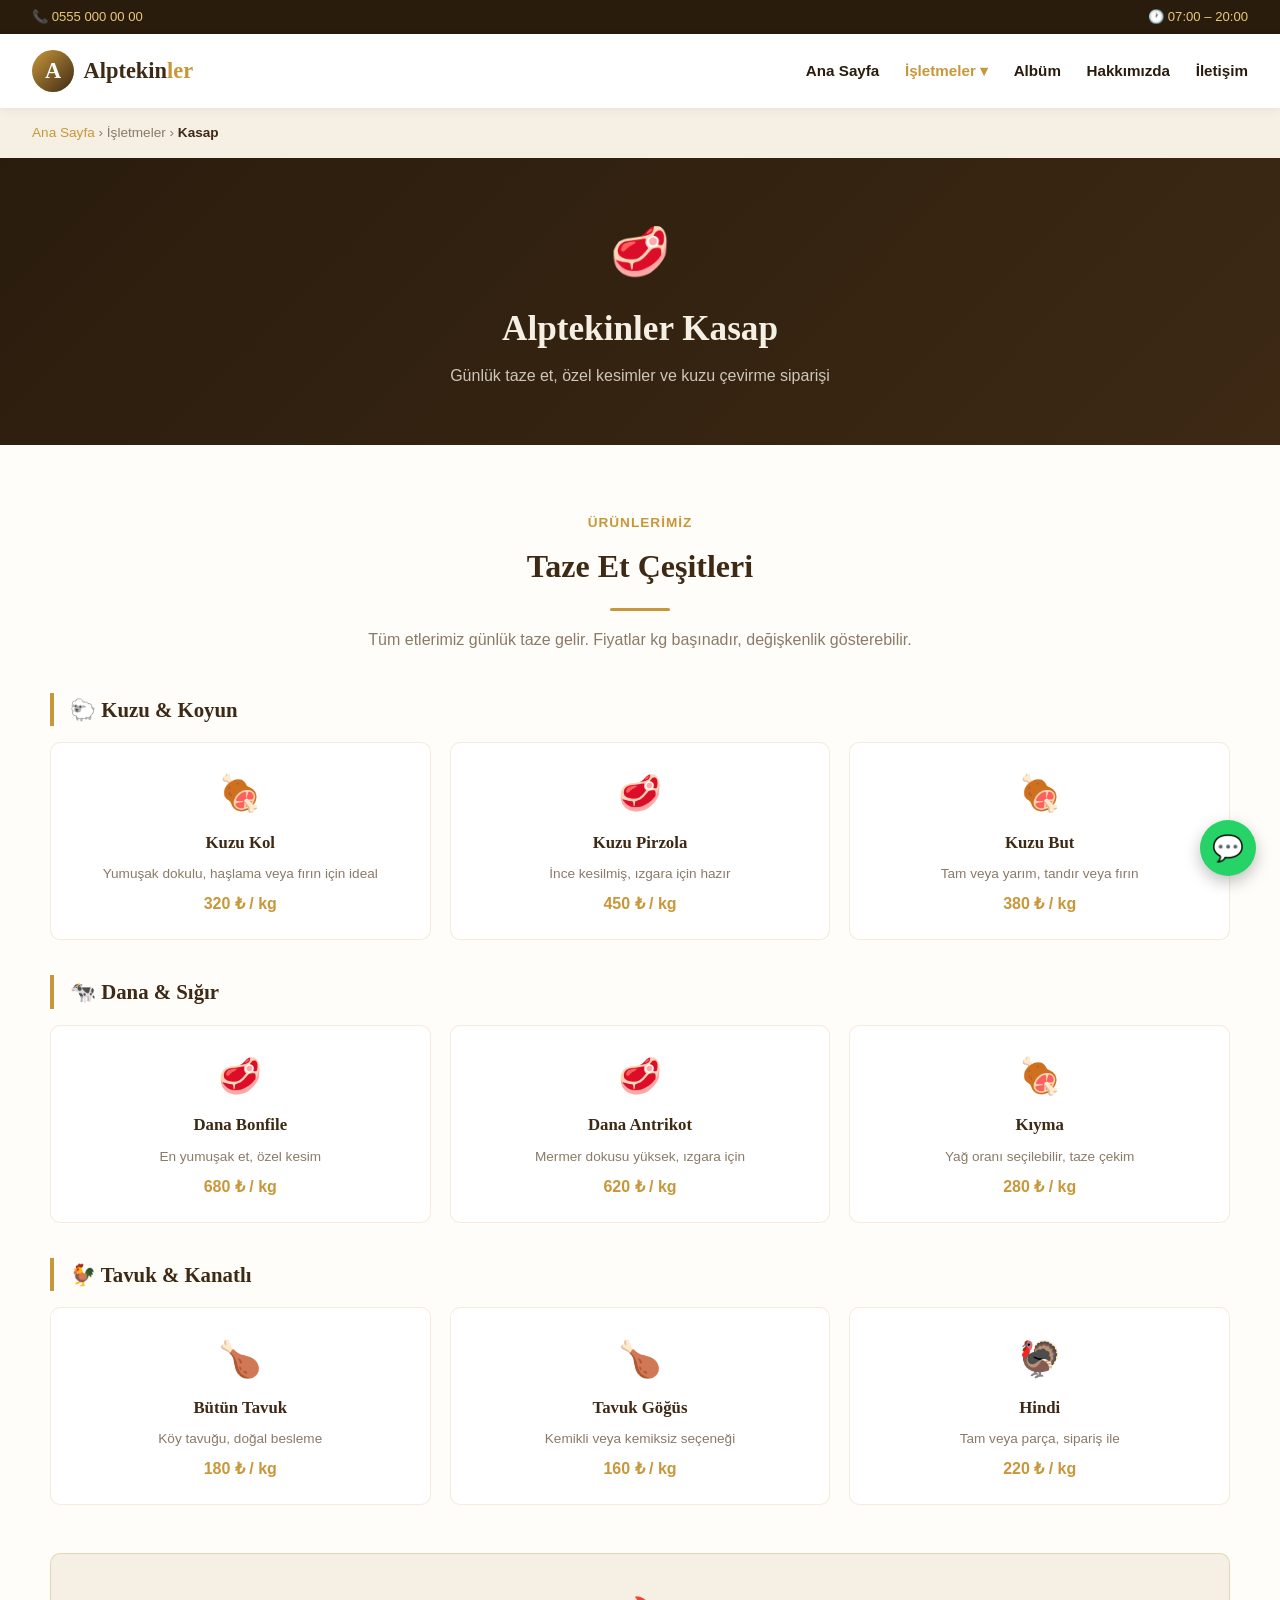
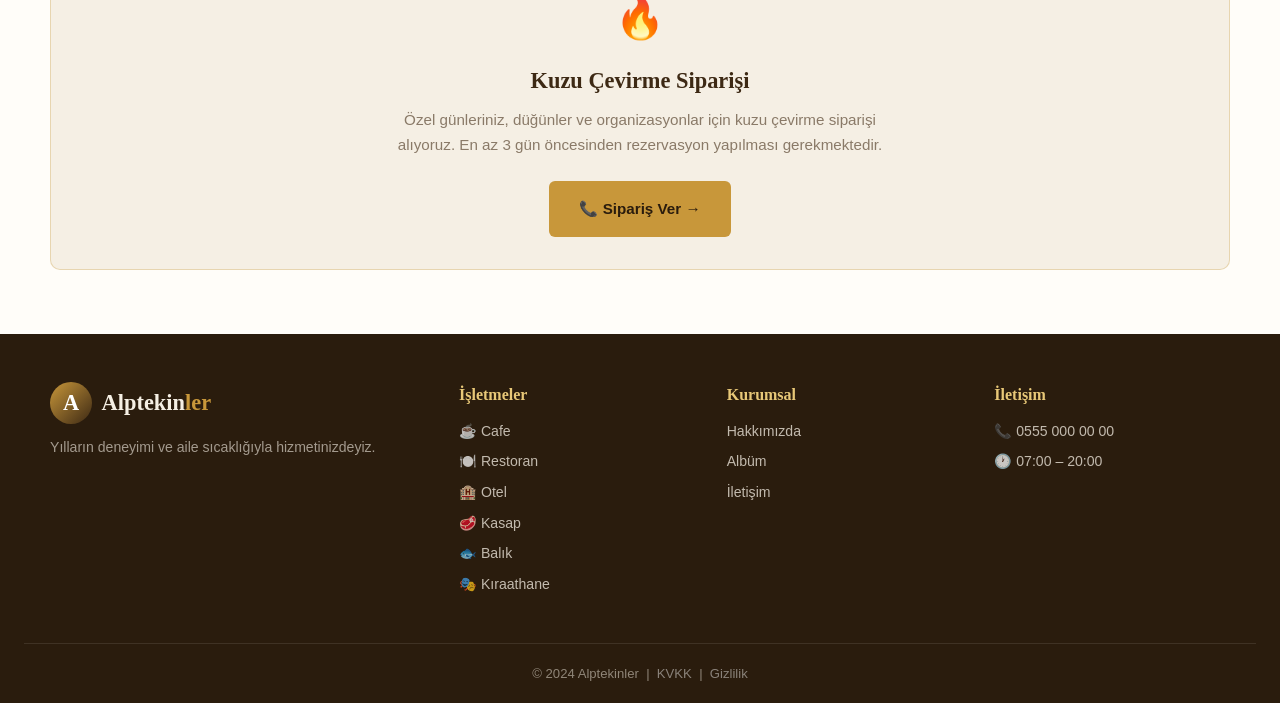
<file: pages/kasap.html>
<!DOCTYPE html>
<html lang="tr">
<head>
  <meta charset="UTF-8"><meta name="viewport" content="width=device-width, initial-scale=1.0">
  <title>Kasap | Alptekinler</title>
    <link rel="preconnect" href="https://fonts.googleapis.com">
  <link rel="preconnect" href="https://fonts.gstatic.com" crossorigin>
  <link rel="stylesheet" href="../css/style.css">
  <meta name="description" content="Günlük taze dana, kuzu ve tavuk eti. Özel kesimler ve kuzu çevirme siparişi alıyoruz.">
  <meta property="og:type" content="website">
  <meta property="og:title" content="Kasap | Alptekinler">
  <meta property="og:description" content="Günlük taze et ve özel kesimler.">
  <meta property="og:url" content="https://alptekinler.com/pages/kasap.html">
  <meta property="og:locale" content="tr_TR">
  <link rel="canonical" href="https://alptekinler.com/pages/kasap.html">
<style>.skip-link{position:absolute;top:-100px;left:1rem;background:var(--altin);color:var(--kahve);padding:.5rem 1rem;border-radius:0 0 6px 6px;font-weight:700;font-size:.82rem;z-index:9999;transition:top .2s}.skip-link:focus{top:0}*:focus-visible{outline:2px solid var(--altin);outline-offset:2px;border-radius:3px}</style>
</head>
<body>
<a href="#main-content" class="skip-link">İçeriğe geç</a>

<div class="topbar"><div class="topbar-left"><span>📞 0555 000 00 00</span></div><div class="topbar-right"><span>🕐 07:00 – 20:00</span></div></div>
<nav>
  <a href="../index.html" class="logo"><div class="logo-emblem">A</div><span>Alptekin<span>ler</span></span></a>
  <div class="nav-links" id="nav-links">
    <a href="../index.html">Ana Sayfa</a>
    <div class="nav-dropdown"><a href="#" class="active">İşletmeler ▾</a>
      <div class="nav-dropdown-menu">
        <a href="cafe.html"><span class="dd-icon">☕</span> Cafe</a>
        <a href="restoran.html"><span class="dd-icon">🍽️</span> Restoran</a>
        <a href="otel.html"><span class="dd-icon">🏨</span> Otel</a>
        <a href="kasap.html"><span class="dd-icon">🥩</span> Kasap</a>
        <a href="balik.html"><span class="dd-icon">🐟</span> Balık</a>
        <a href="kiraathane.html"><span class="dd-icon">🎭</span> Kıraathane</a>
      </div>
    </div>
    <a href="album.html">Albüm</a><a href="hakkimizda.html">Hakkımızda</a><a href="iletisim.html">İletişim</a>
  </div>
  <button class="hamburger" id="hamburger" aria-label="Menüyü aç/kapat"><span></span><span></span><span></span></button>
</nav>
<div class="breadcrumb"><a href="../index.html">Ana Sayfa</a> › İşletmeler › <strong>Kasap</strong></div>
<div class="page-hero"><div class="page-hero-icon">🥩</div><h1>Alptekinler Kasap</h1><p>Günlük taze et, özel kesimler ve kuzu çevirme siparişi</p></div>

<section class="section">
  <div class="container">
    <div class="section-hdr">
      <span class="section-eyebrow">Ürünlerimiz</span>
      <h2 class="section-title">Taze Et Çeşitleri</h2>
      <div class="gold-rule"></div>
      <p class="section-lead">Tüm etlerimiz günlük taze gelir. Fiyatlar kg başınadır, değişkenlik gösterebilir.</p>
    </div>

    <div class="menu-section-title">🐑 Kuzu & Koyun</div>
    <div class="urun-grid">
      <div class="urun-card"><div class="urun-icon">🍖</div><div class="urun-name">Kuzu Kol</div><div class="urun-desc">Yumuşak dokulu, haşlama veya fırın için ideal</div><div class="urun-fiyat">320 ₺ / kg</div></div>
      <div class="urun-card"><div class="urun-icon">🥩</div><div class="urun-name">Kuzu Pirzola</div><div class="urun-desc">İnce kesilmiş, ızgara için hazır</div><div class="urun-fiyat">450 ₺ / kg</div></div>
      <div class="urun-card"><div class="urun-icon">🍖</div><div class="urun-name">Kuzu But</div><div class="urun-desc">Tam veya yarım, tandır veya fırın</div><div class="urun-fiyat">380 ₺ / kg</div></div>
    </div>

    <div class="menu-section-title">🐄 Dana & Sığır</div>
    <div class="urun-grid">
      <div class="urun-card"><div class="urun-icon">🥩</div><div class="urun-name">Dana Bonfile</div><div class="urun-desc">En yumuşak et, özel kesim</div><div class="urun-fiyat">680 ₺ / kg</div></div>
      <div class="urun-card"><div class="urun-icon">🥩</div><div class="urun-name">Dana Antrikot</div><div class="urun-desc">Mermer dokusu yüksek, ızgara için</div><div class="urun-fiyat">620 ₺ / kg</div></div>
      <div class="urun-card"><div class="urun-icon">🍖</div><div class="urun-name">Kıyma</div><div class="urun-desc">Yağ oranı seçilebilir, taze çekim</div><div class="urun-fiyat">280 ₺ / kg</div></div>
    </div>

    <div class="menu-section-title">🐓 Tavuk & Kanatlı</div>
    <div class="urun-grid">
      <div class="urun-card"><div class="urun-icon">🍗</div><div class="urun-name">Bütün Tavuk</div><div class="urun-desc">Köy tavuğu, doğal besleme</div><div class="urun-fiyat">180 ₺ / kg</div></div>
      <div class="urun-card"><div class="urun-icon">🍗</div><div class="urun-name">Tavuk Göğüs</div><div class="urun-desc">Kemikli veya kemiksiz seçeneği</div><div class="urun-fiyat">160 ₺ / kg</div></div>
      <div class="urun-card"><div class="urun-icon">🦃</div><div class="urun-name">Hindi</div><div class="urun-desc">Tam veya parça, sipariş ile</div><div class="urun-fiyat">220 ₺ / kg</div></div>
    </div>

    <div style="background:var(--cream);border-radius:10px;padding:2rem;margin-top:3rem;text-align:center;border:1px solid rgba(200,151,58,.3)">
      <div style="font-size:2.5rem;margin-bottom:.8rem">🔥</div>
      <h3 style="font-family:var(--ff-serif);font-size:1.4rem;color:var(--brown);margin-bottom:.6rem">Kuzu Çevirme Siparişi</h3>
      <p style="color:var(--muted);font-size:.95rem;max-width:500px;margin:0 auto 1.5rem">Özel günleriniz, düğünler ve organizasyonlar için kuzu çevirme siparişi alıyoruz. En az 3 gün öncesinden rezervasyon yapılması gerekmektedir.</p>
      <a href="iletisim.html" class="btn-primary">📞 Sipariş Ver →</a>
    </div>
  </div>
</section>

<footer><div class="footer-inner">
  <div class="footer-brand"><a href="../index.html" class="logo"><div class="logo-emblem">A</div><span>Alptekin<span>ler</span></span></a><p>Yılların deneyimi ve aile sıcaklığıyla hizmetinizdeyiz.</p></div>
  <div class="footer-col"><h4>İşletmeler</h4><a href="cafe.html">☕ Cafe</a><a href="restoran.html">🍽️ Restoran</a><a href="otel.html">🏨 Otel</a><a href="kasap.html">🥩 Kasap</a><a href="balik.html">🐟 Balık</a><a href="kiraathane.html">🎭 Kıraathane</a></div>
  <div class="footer-col"><h4>Kurumsal</h4><a href="hakkimizda.html">Hakkımızda</a><a href="album.html">Albüm</a><a href="iletisim.html">İletişim</a></div>
  <div class="footer-col"><h4>İletişim</h4><p>📞 0555 000 00 00</p><p>🕐 07:00 – 20:00</p></div>
</div><div class="footer-bottom">© 2024 Alptekinler &nbsp;|&nbsp; <a href="../pages/kvkk.html" style="color:rgba(255,255,255,.45)">KVKK</a> &nbsp;|&nbsp; <a href="../pages/gizlilik.html" style="color:rgba(255,255,255,.45)">Gizlilik</a></div></footer>
</main>
<a href="https://wa.me/905550000000" target="_blank" rel="noopener noreferrer" class="whatsapp-btn">💬</a>
<button class="scroll-top">↑</button>
<script src="../js/main.js"></script>
</body>
</html>
</file>
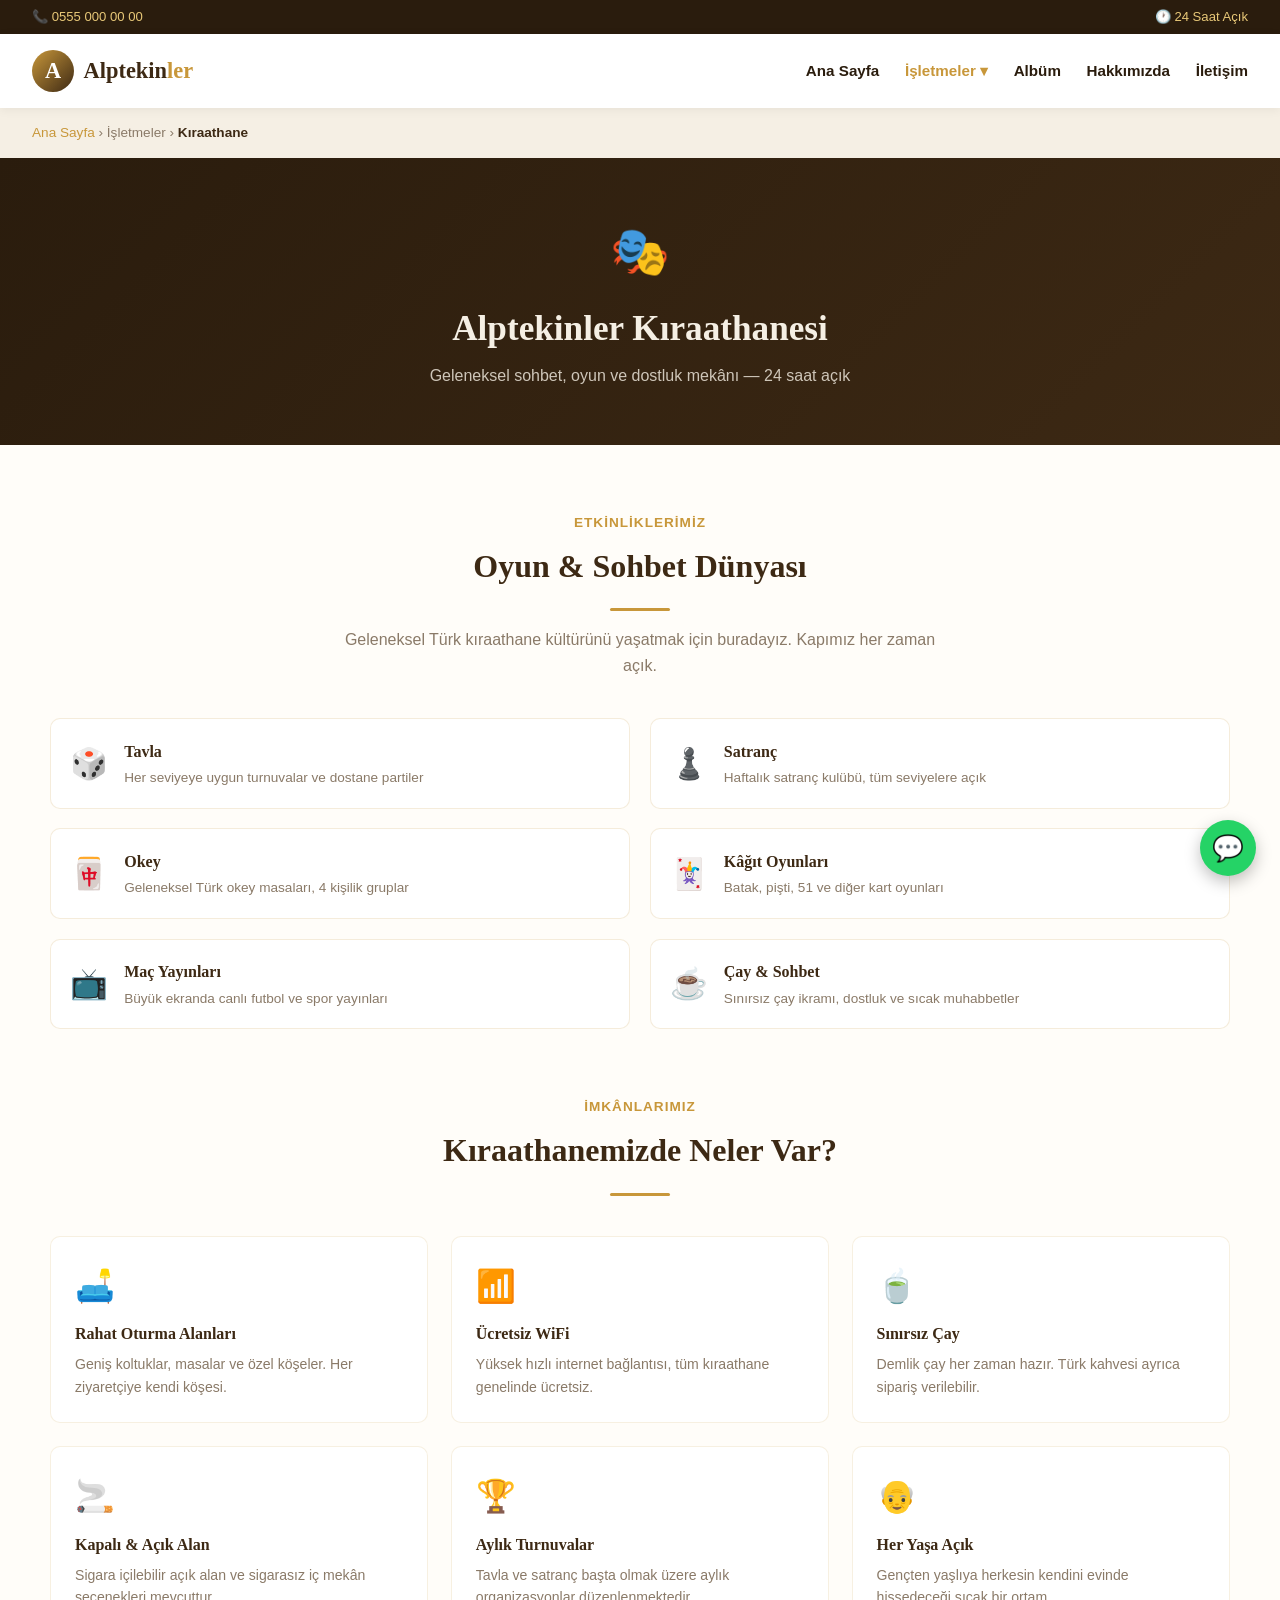
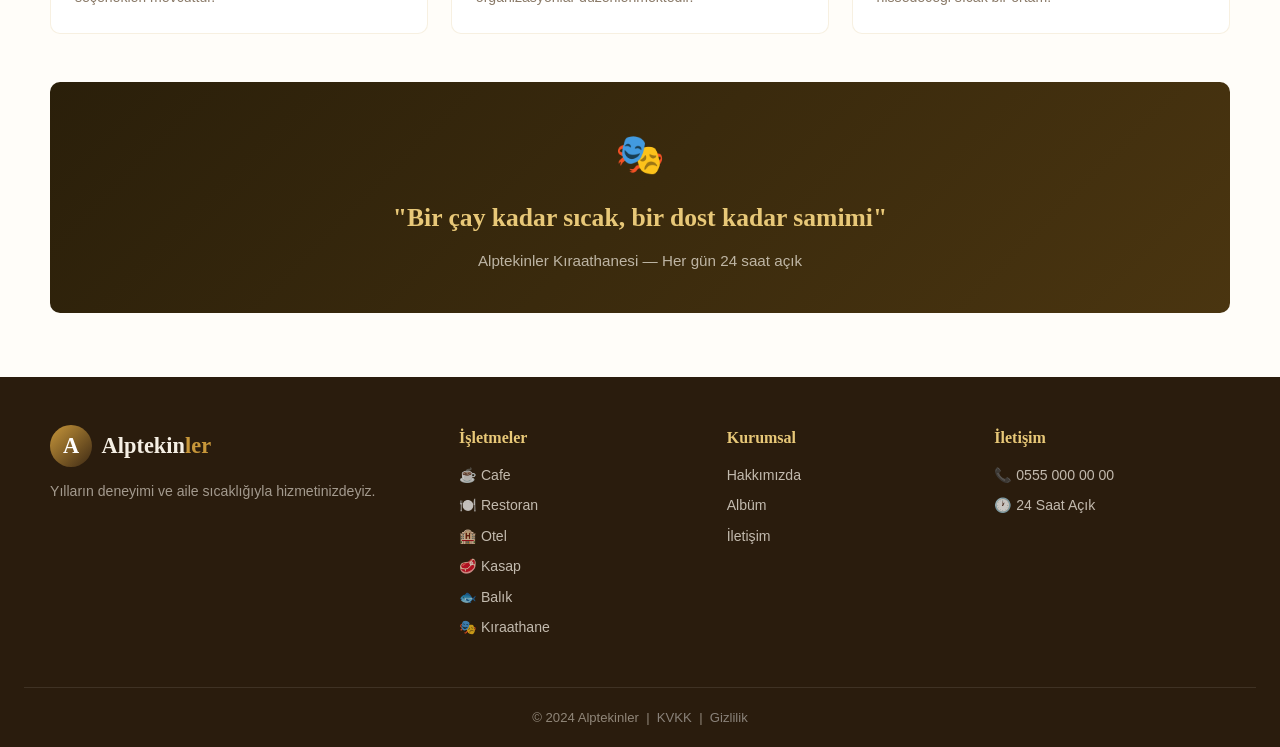
<file: pages/kiraathane.html>
<!DOCTYPE html>
<html lang="tr">
<head>
  <meta charset="UTF-8"><meta name="viewport" content="width=device-width, initial-scale=1.0">
  <title>Kıraathane | Alptekinler</title>
    <link rel="preconnect" href="https://fonts.googleapis.com">
  <link rel="preconnect" href="https://fonts.gstatic.com" crossorigin>
  <link rel="stylesheet" href="../css/style.css">
  <meta name="description" content="Geleneksel Türk kıraathanesi. Tavla, satranç, okey ve sohbet için kapılarımız açık.">
  <meta property="og:type" content="website">
  <meta property="og:title" content="Kıraathane | Alptekinler">
  <meta property="og:description" content="Geleneksel Türk kıraathanesi.">
  <meta property="og:url" content="https://alptekinler.com/pages/kiraathane.html">
  <meta property="og:locale" content="tr_TR">
  <link rel="canonical" href="https://alptekinler.com/pages/kiraathane.html">
<style>.skip-link{position:absolute;top:-100px;left:1rem;background:var(--altin);color:var(--kahve);padding:.5rem 1rem;border-radius:0 0 6px 6px;font-weight:700;font-size:.82rem;z-index:9999;transition:top .2s}.skip-link:focus{top:0}*:focus-visible{outline:2px solid var(--altin);outline-offset:2px;border-radius:3px}</style>
</head>
<body>
<a href="#main-content" class="skip-link">İçeriğe geç</a>

<div class="topbar"><div class="topbar-left"><span>📞 0555 000 00 00</span></div><div class="topbar-right"><span>🕐 24 Saat Açık</span></div></div>
<nav>
  <a href="../index.html" class="logo"><div class="logo-emblem">A</div><span>Alptekin<span>ler</span></span></a>
  <div class="nav-links" id="nav-links">
    <a href="../index.html">Ana Sayfa</a>
    <div class="nav-dropdown"><a href="#" class="active">İşletmeler ▾</a>
      <div class="nav-dropdown-menu">
        <a href="cafe.html"><span class="dd-icon">☕</span> Cafe</a>
        <a href="restoran.html"><span class="dd-icon">🍽️</span> Restoran</a>
        <a href="otel.html"><span class="dd-icon">🏨</span> Otel</a>
        <a href="kasap.html"><span class="dd-icon">🥩</span> Kasap</a>
        <a href="balik.html"><span class="dd-icon">🐟</span> Balık</a>
        <a href="kiraathane.html"><span class="dd-icon">🎭</span> Kıraathane</a>
      </div>
    </div>
    <a href="album.html">Albüm</a><a href="hakkimizda.html">Hakkımızda</a><a href="iletisim.html">İletişim</a>
  </div>
  <button class="hamburger" id="hamburger" aria-label="Menüyü aç/kapat"><span></span><span></span><span></span></button>
</nav>
<div class="breadcrumb"><a href="../index.html">Ana Sayfa</a> › İşletmeler › <strong>Kıraathane</strong></div>
<div class="page-hero"><div class="page-hero-icon">🎭</div><h1>Alptekinler Kıraathanesi</h1><p>Geleneksel sohbet, oyun ve dostluk mekânı — 24 saat açık</p></div>

<section class="section">
  <div class="container">
    <div class="section-hdr">
      <span class="section-eyebrow">Etkinliklerimiz</span>
      <h2 class="section-title">Oyun & Sohbet Dünyası</h2>
      <div class="gold-rule"></div>
      <p class="section-lead">Geleneksel Türk kıraathane kültürünü yaşatmak için buradayız. Kapımız her zaman açık.</p>
    </div>

    <div class="etkinlik-list">
      <div class="etkinlik-item"><div class="etkinlik-icon">🎲</div><div><div class="etkinlik-name">Tavla</div><div class="etkinlik-desc">Her seviyeye uygun turnuvalar ve dostane partiler</div></div></div>
      <div class="etkinlik-item"><div class="etkinlik-icon">♟️</div><div><div class="etkinlik-name">Satranç</div><div class="etkinlik-desc">Haftalık satranç kulübü, tüm seviyelere açık</div></div></div>
      <div class="etkinlik-item"><div class="etkinlik-icon">🀄</div><div><div class="etkinlik-name">Okey</div><div class="etkinlik-desc">Geleneksel Türk okey masaları, 4 kişilik gruplar</div></div></div>
      <div class="etkinlik-item"><div class="etkinlik-icon">🃏</div><div><div class="etkinlik-name">Kâğıt Oyunları</div><div class="etkinlik-desc">Batak, pişti, 51 ve diğer kart oyunları</div></div></div>
      <div class="etkinlik-item"><div class="etkinlik-icon">📺</div><div><div class="etkinlik-name">Maç Yayınları</div><div class="etkinlik-desc">Büyük ekranda canlı futbol ve spor yayınları</div></div></div>
      <div class="etkinlik-item"><div class="etkinlik-icon">☕</div><div><div class="etkinlik-name">Çay & Sohbet</div><div class="etkinlik-desc">Sınırsız çay ikramı, dostluk ve sıcak muhabbetler</div></div></div>
    </div>

    <div class="section-hdr" style="margin-top:4rem">
      <span class="section-eyebrow">İmkânlarımız</span>
      <h2 class="section-title">Kıraathanemizde Neler Var?</h2>
      <div class="gold-rule"></div>
    </div>
    <div class="deger-grid">
      <div class="deger-card"><div class="deger-icon">🛋️</div><div class="deger-title">Rahat Oturma Alanları</div><div class="deger-desc">Geniş koltuklar, masalar ve özel köşeler. Her ziyaretçiye kendi köşesi.</div></div>
      <div class="deger-card"><div class="deger-icon">📶</div><div class="deger-title">Ücretsiz WiFi</div><div class="deger-desc">Yüksek hızlı internet bağlantısı, tüm kıraathane genelinde ücretsiz.</div></div>
      <div class="deger-card"><div class="deger-icon">🍵</div><div class="deger-title">Sınırsız Çay</div><div class="deger-desc">Demlik çay her zaman hazır. Türk kahvesi ayrıca sipariş verilebilir.</div></div>
      <div class="deger-card"><div class="deger-icon">🚬</div><div class="deger-title">Kapalı & Açık Alan</div><div class="deger-desc">Sigara içilebilir açık alan ve sigarasız iç mekân seçenekleri mevcuttur.</div></div>
      <div class="deger-card"><div class="deger-icon">🏆</div><div class="deger-title">Aylık Turnuvalar</div><div class="deger-desc">Tavla ve satranç başta olmak üzere aylık organizasyonlar düzenlenmektedir.</div></div>
      <div class="deger-card"><div class="deger-icon">👴</div><div class="deger-title">Her Yaşa Açık</div><div class="deger-desc">Gençten yaşlıya herkesin kendini evinde hissedeceği sıcak bir ortam.</div></div>
    </div>

    <div style="background:linear-gradient(135deg,#2a1f0a,#4a3510);border-radius:10px;padding:2.5rem;margin-top:3rem;text-align:center;color:var(--cream)">
      <div style="font-size:2.5rem;margin-bottom:.8rem">🎭</div>
      <h3 style="font-family:var(--ff-serif);font-size:1.6rem;color:var(--gold-lt);margin-bottom:.6rem">"Bir çay kadar sıcak, bir dost kadar samimi"</h3>
      <p style="color:rgba(245,239,228,.7);font-size:.95rem">Alptekinler Kıraathanesi — Her gün 24 saat açık</p>
    </div>
  </div>
</section>

<footer><div class="footer-inner">
  <div class="footer-brand"><a href="../index.html" class="logo"><div class="logo-emblem">A</div><span>Alptekin<span>ler</span></span></a><p>Yılların deneyimi ve aile sıcaklığıyla hizmetinizdeyiz.</p></div>
  <div class="footer-col"><h4>İşletmeler</h4><a href="cafe.html">☕ Cafe</a><a href="restoran.html">🍽️ Restoran</a><a href="otel.html">🏨 Otel</a><a href="kasap.html">🥩 Kasap</a><a href="balik.html">🐟 Balık</a><a href="kiraathane.html">🎭 Kıraathane</a></div>
  <div class="footer-col"><h4>Kurumsal</h4><a href="hakkimizda.html">Hakkımızda</a><a href="album.html">Albüm</a><a href="iletisim.html">İletişim</a></div>
  <div class="footer-col"><h4>İletişim</h4><p>📞 0555 000 00 00</p><p>🕐 24 Saat Açık</p></div>
</div><div class="footer-bottom">© 2024 Alptekinler &nbsp;|&nbsp; <a href="../pages/kvkk.html" style="color:rgba(255,255,255,.45)">KVKK</a> &nbsp;|&nbsp; <a href="../pages/gizlilik.html" style="color:rgba(255,255,255,.45)">Gizlilik</a></div></footer>
</main>
<a href="https://wa.me/905550000000" target="_blank" rel="noopener noreferrer" class="whatsapp-btn">💬</a>
<button class="scroll-top">↑</button>
<script src="../js/main.js"></script>
</body>
</html>
</file>
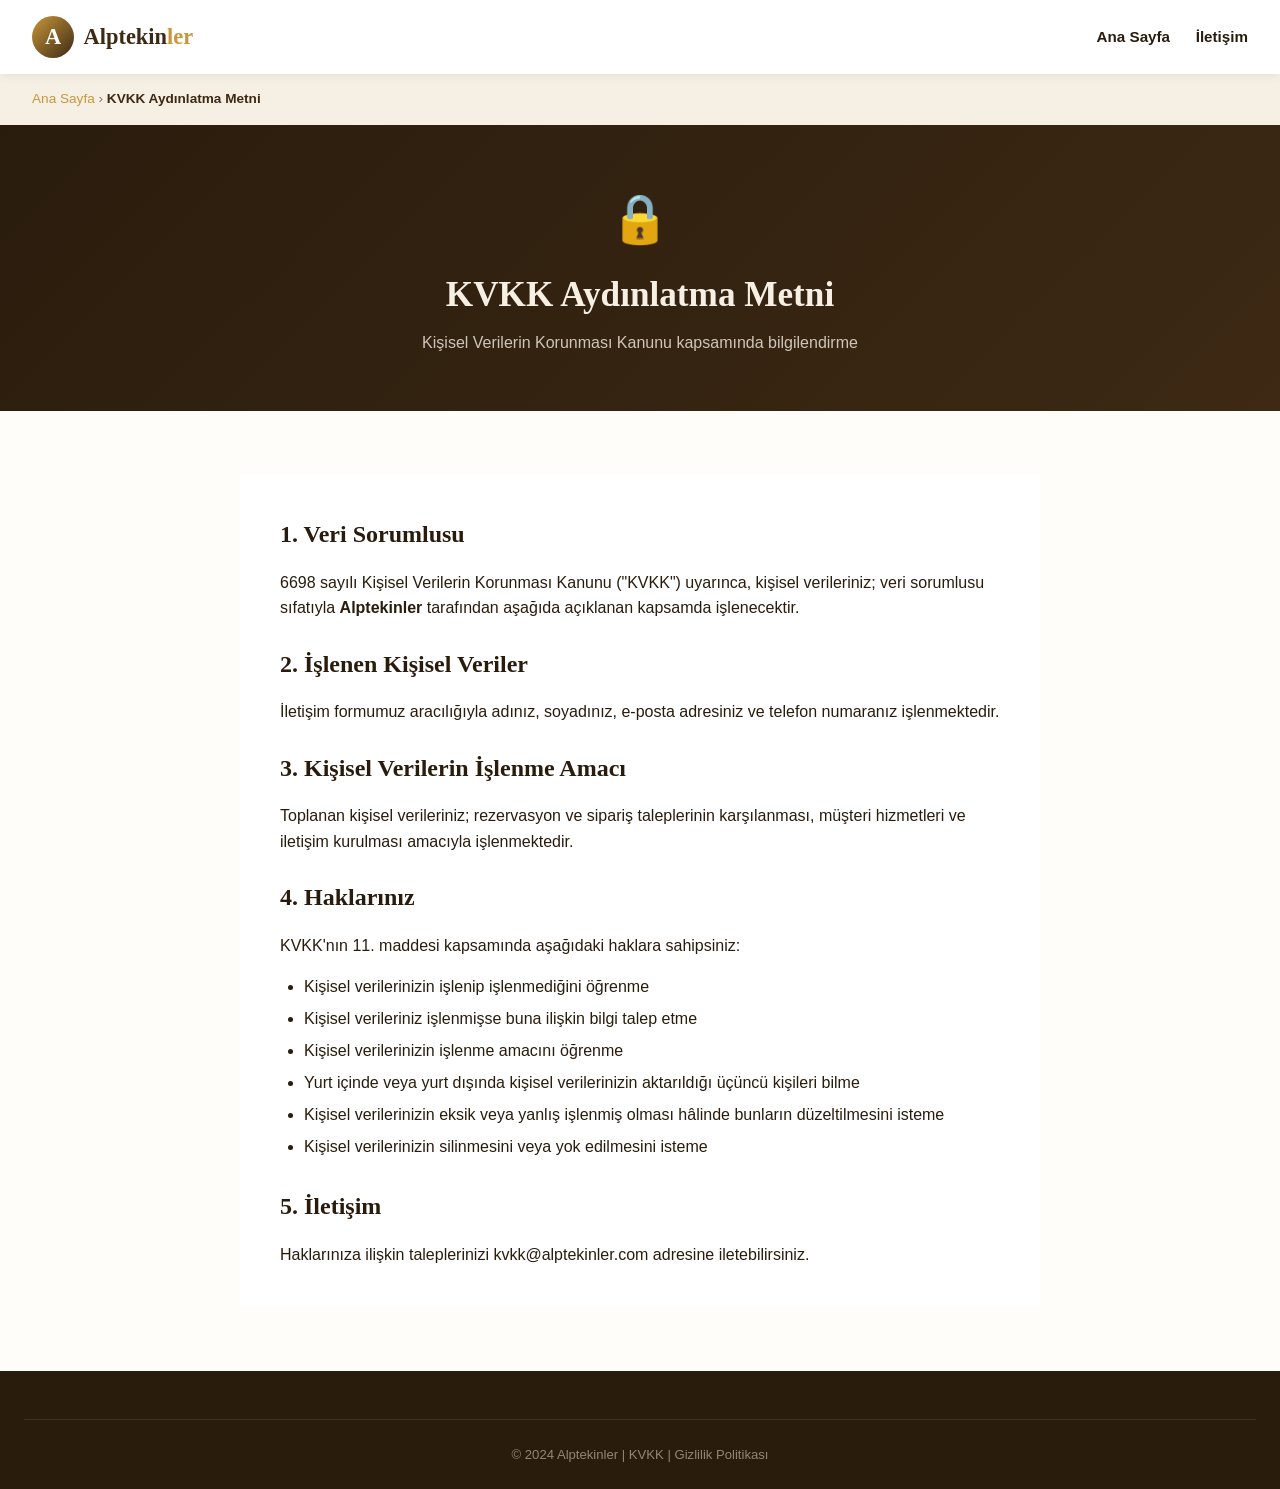
<file: pages/kvkk.html>
<!DOCTYPE html>
<html lang="tr">
<head>
  <meta charset="UTF-8"><meta name="viewport" content="width=device-width, initial-scale=1.0">
  <title>KVKK Aydınlatma Metni | Alptekinler</title>
  <meta name="description" content="Alptekinler KVKK kişisel verilerin korunması kanunu aydınlatma metni.">
  <link rel="stylesheet" href="../css/style.css">
</head>
<body>
<nav>
  <a href="../index.html" class="logo"><div class="logo-emblem">A</div><span>Alptekin<span>ler</span></span></a>
  <div class="nav-links" id="nav-links">
    <a href="../index.html">Ana Sayfa</a>
    <a href="iletisim.html">İletişim</a>
  </div>
  <button class="hamburger" id="hamburger" aria-label="Menü"><span></span><span></span><span></span></button>
</nav>
<div class="breadcrumb"><a href="../index.html">Ana Sayfa</a> › <strong>KVKK Aydınlatma Metni</strong></div>
<div class="page-hero"><div class="page-hero-icon">🔒</div><h1>KVKK Aydınlatma Metni</h1><p>Kişisel Verilerin Korunması Kanunu kapsamında bilgilendirme</p></div>

<section class="section">
  <div class="container" style="max-width:800px">
    <div style="background:#fff;border:1px solid var(--border);border-radius:var(--radius-lg);padding:2.5rem;box-shadow:var(--shadow-sm)">

      <h2 style="font-family:'Playfair Display',serif;color:var(--kahve);margin-bottom:1rem">1. Veri Sorumlusu</h2>
      <p style="color:var(--text-soft);margin-bottom:1.5rem">6698 sayılı Kişisel Verilerin Korunması Kanunu ("KVKK") uyarınca, kişisel verileriniz; veri sorumlusu sıfatıyla <strong>Alptekinler</strong> tarafından aşağıda açıklanan kapsamda işlenecektir.</p>

      <h2 style="font-family:'Playfair Display',serif;color:var(--kahve);margin-bottom:1rem">2. İşlenen Kişisel Veriler</h2>
      <p style="color:var(--text-soft);margin-bottom:1.5rem">İletişim formumuz aracılığıyla adınız, soyadınız, e-posta adresiniz ve telefon numaranız işlenmektedir.</p>

      <h2 style="font-family:'Playfair Display',serif;color:var(--kahve);margin-bottom:1rem">3. Kişisel Verilerin İşlenme Amacı</h2>
      <p style="color:var(--text-soft);margin-bottom:1.5rem">Toplanan kişisel verileriniz; rezervasyon ve sipariş taleplerinin karşılanması, müşteri hizmetleri ve iletişim kurulması amacıyla işlenmektedir.</p>

      <h2 style="font-family:'Playfair Display',serif;color:var(--kahve);margin-bottom:1rem">4. Haklarınız</h2>
      <p style="color:var(--text-soft);margin-bottom:.8rem">KVKK'nın 11. maddesi kapsamında aşağıdaki haklara sahipsiniz:</p>
      <ul style="color:var(--text-soft);padding-left:1.5rem;margin-bottom:1.5rem;line-height:2">
        <li>Kişisel verilerinizin işlenip işlenmediğini öğrenme</li>
        <li>Kişisel verileriniz işlenmişse buna ilişkin bilgi talep etme</li>
        <li>Kişisel verilerinizin işlenme amacını öğrenme</li>
        <li>Yurt içinde veya yurt dışında kişisel verilerinizin aktarıldığı üçüncü kişileri bilme</li>
        <li>Kişisel verilerinizin eksik veya yanlış işlenmiş olması hâlinde bunların düzeltilmesini isteme</li>
        <li>Kişisel verilerinizin silinmesini veya yok edilmesini isteme</li>
      </ul>

      <h2 style="font-family:'Playfair Display',serif;color:var(--kahve);margin-bottom:1rem">5. İletişim</h2>
      <p style="color:var(--text-soft)">Haklarınıza ilişkin taleplerinizi <a href="mailto:kvkk@alptekinler.com" style="color:var(--bakir)">kvkk@alptekinler.com</a> adresine iletebilirsiniz.</p>
    </div>
  </div>
</section>

<footer>
  <div class="footer-bottom" style="text-align:center;padding:1.5rem">© 2024 Alptekinler | <a href="kvkk.html" style="color:var(--altin-l)">KVKK</a> | <a href="gizlilik.html" style="color:var(--altin-l)">Gizlilik Politikası</a></div>
</footer>
<script src="../js/main.js"></script>
</body>
</html>
</file>
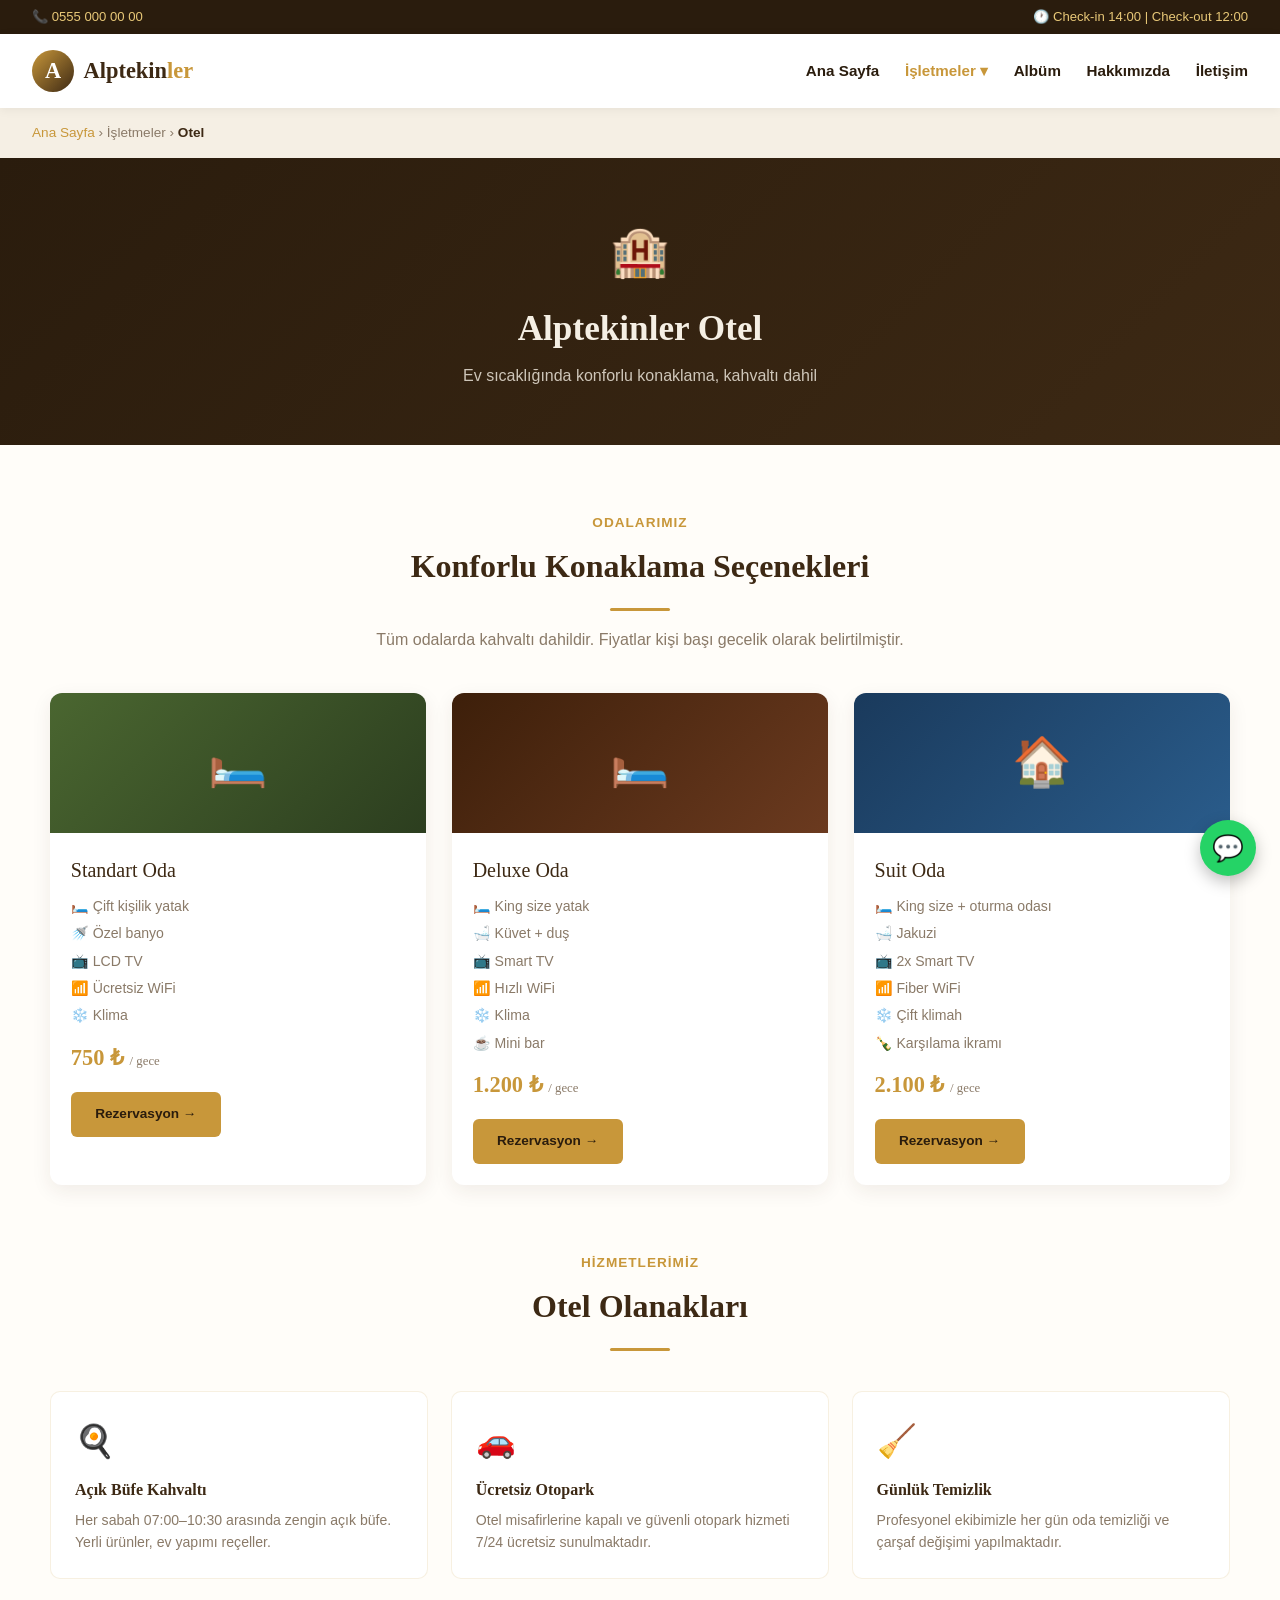
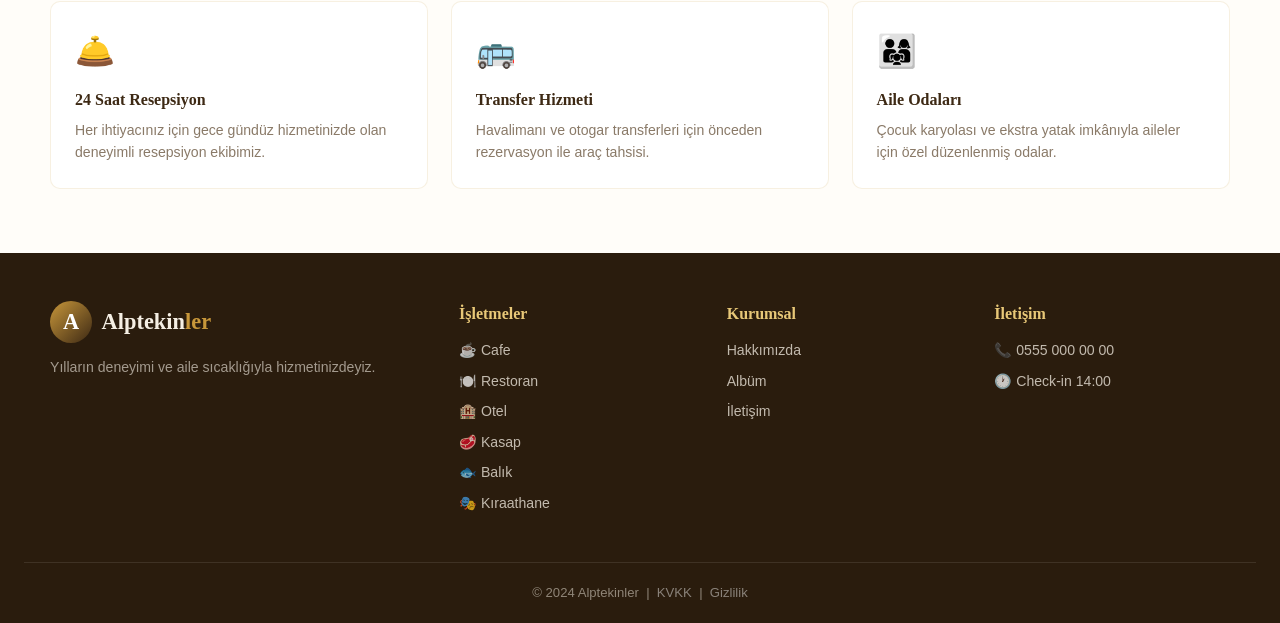
<file: pages/otel.html>
<!DOCTYPE html>
<html lang="tr">
<head>
  <meta charset="UTF-8"><meta name="viewport" content="width=device-width, initial-scale=1.0">
  <title>Otel | Alptekinler</title>
    <link rel="preconnect" href="https://fonts.googleapis.com">
  <link rel="preconnect" href="https://fonts.gstatic.com" crossorigin>
  <link rel="stylesheet" href="../css/style.css">
  <meta name="description" content="Konforlu odalar, kahvaltı dahil konaklama. Standart, suit ve aile odası seçenekleri.">
  <meta property="og:type" content="website">
  <meta property="og:title" content="Otel | Alptekinler">
  <meta property="og:description" content="Konforlu odalar, kahvaltı dahil konaklama.">
  <meta property="og:url" content="https://alptekinler.com/pages/otel.html">
  <meta property="og:locale" content="tr_TR">
  <link rel="canonical" href="https://alptekinler.com/pages/otel.html">
<style>.skip-link{position:absolute;top:-100px;left:1rem;background:var(--altin);color:var(--kahve);padding:.5rem 1rem;border-radius:0 0 6px 6px;font-weight:700;font-size:.82rem;z-index:9999;transition:top .2s}.skip-link:focus{top:0}*:focus-visible{outline:2px solid var(--altin);outline-offset:2px;border-radius:3px}</style>
</head>
<body>
<a href="#main-content" class="skip-link">İçeriğe geç</a>

<div class="topbar"><div class="topbar-left"><span>📞 0555 000 00 00</span></div><div class="topbar-right"><span>🕐 Check-in 14:00 | Check-out 12:00</span></div></div>
<nav>
  <a href="../index.html" class="logo"><div class="logo-emblem">A</div><span>Alptekin<span>ler</span></span></a>
  <div class="nav-links" id="nav-links">
    <a href="../index.html">Ana Sayfa</a>
    <div class="nav-dropdown"><a href="#" class="active">İşletmeler ▾</a>
      <div class="nav-dropdown-menu">
        <a href="cafe.html"><span class="dd-icon">☕</span> Cafe</a>
        <a href="restoran.html"><span class="dd-icon">🍽️</span> Restoran</a>
        <a href="otel.html"><span class="dd-icon">🏨</span> Otel</a>
        <a href="kasap.html"><span class="dd-icon">🥩</span> Kasap</a>
        <a href="balik.html"><span class="dd-icon">🐟</span> Balık</a>
        <a href="kiraathane.html"><span class="dd-icon">🎭</span> Kıraathane</a>
      </div>
    </div>
    <a href="album.html">Albüm</a><a href="hakkimizda.html">Hakkımızda</a><a href="iletisim.html">İletişim</a>
  </div>
  <button class="hamburger" id="hamburger" aria-label="Menüyü aç/kapat"><span></span><span></span><span></span></button>
</nav>
<div class="breadcrumb"><a href="../index.html">Ana Sayfa</a> › İşletmeler › <strong>Otel</strong></div>
<div class="page-hero"><div class="page-hero-icon">🏨</div><h1>Alptekinler Otel</h1><p>Ev sıcaklığında konforlu konaklama, kahvaltı dahil</p></div>

<section class="section">
  <div class="container">
    <div class="section-hdr">
      <span class="section-eyebrow">Odalarımız</span>
      <h2 class="section-title">Konforlu Konaklama Seçenekleri</h2>
      <div class="gold-rule"></div>
      <p class="section-lead">Tüm odalarda kahvaltı dahildir. Fiyatlar kişi başı gecelik olarak belirtilmiştir.</p>
    </div>

    <div class="oda-grid">
      <div class="oda-card">
        <div class="oda-thumb" style="background:linear-gradient(135deg,#4a6630,#2c3e1f)">🛏️</div>
        <div class="oda-body">
          <div class="oda-name">Standart Oda</div>
          <ul class="oda-features">
            <li>🛏️ Çift kişilik yatak</li>
            <li>🚿 Özel banyo</li>
            <li>📺 LCD TV</li>
            <li>📶 Ücretsiz WiFi</li>
            <li>❄️ Klima</li>
          </ul>
          <div class="oda-price">750 ₺ <span>/ gece</span></div>
          <a href="iletisim.html" class="btn-primary" style="display:inline-block;margin-top:1rem;font-size:.85rem;padding:.6rem 1.4rem">Rezervasyon →</a>
        </div>
      </div>
      <div class="oda-card">
        <div class="oda-thumb" style="background:linear-gradient(135deg,#3d1f0a,#6b3a1f)">🛏️</div>
        <div class="oda-body">
          <div class="oda-name">Deluxe Oda</div>
          <ul class="oda-features">
            <li>🛏️ King size yatak</li>
            <li>🛁 Küvet + duş</li>
            <li>📺 Smart TV</li>
            <li>📶 Hızlı WiFi</li>
            <li>❄️ Klima</li>
            <li>☕ Mini bar</li>
          </ul>
          <div class="oda-price">1.200 ₺ <span>/ gece</span></div>
          <a href="iletisim.html" class="btn-primary" style="display:inline-block;margin-top:1rem;font-size:.85rem;padding:.6rem 1.4rem">Rezervasyon →</a>
        </div>
      </div>
      <div class="oda-card">
        <div class="oda-thumb" style="background:linear-gradient(135deg,#1a3a5c,#2a5c8b)">🏠</div>
        <div class="oda-body">
          <div class="oda-name">Suit Oda</div>
          <ul class="oda-features">
            <li>🛏️ King size + oturma odası</li>
            <li>🛁 Jakuzi</li>
            <li>📺 2x Smart TV</li>
            <li>📶 Fiber WiFi</li>
            <li>❄️ Çift klimah</li>
            <li>🍾 Karşılama ikramı</li>
          </ul>
          <div class="oda-price">2.100 ₺ <span>/ gece</span></div>
          <a href="iletisim.html" class="btn-primary" style="display:inline-block;margin-top:1rem;font-size:.85rem;padding:.6rem 1.4rem">Rezervasyon →</a>
        </div>
      </div>
    </div>

    <div class="section-hdr" style="margin-top:4rem">
      <span class="section-eyebrow">Hizmetlerimiz</span>
      <h2 class="section-title">Otel Olanakları</h2>
      <div class="gold-rule"></div>
    </div>
    <div class="deger-grid">
      <div class="deger-card"><div class="deger-icon">🍳</div><div class="deger-title">Açık Büfe Kahvaltı</div><div class="deger-desc">Her sabah 07:00–10:30 arasında zengin açık büfe. Yerli ürünler, ev yapımı reçeller.</div></div>
      <div class="deger-card"><div class="deger-icon">🚗</div><div class="deger-title">Ücretsiz Otopark</div><div class="deger-desc">Otel misafirlerine kapalı ve güvenli otopark hizmeti 7/24 ücretsiz sunulmaktadır.</div></div>
      <div class="deger-card"><div class="deger-icon">🧹</div><div class="deger-title">Günlük Temizlik</div><div class="deger-desc">Profesyonel ekibimizle her gün oda temizliği ve çarşaf değişimi yapılmaktadır.</div></div>
      <div class="deger-card"><div class="deger-icon">🛎️</div><div class="deger-title">24 Saat Resepsiyon</div><div class="deger-desc">Her ihtiyacınız için gece gündüz hizmetinizde olan deneyimli resepsiyon ekibimiz.</div></div>
      <div class="deger-card"><div class="deger-icon">🚌</div><div class="deger-title">Transfer Hizmeti</div><div class="deger-desc">Havalimanı ve otogar transferleri için önceden rezervasyon ile araç tahsisi.</div></div>
      <div class="deger-card"><div class="deger-icon">👨‍👩‍👧</div><div class="deger-title">Aile Odaları</div><div class="deger-desc">Çocuk karyolası ve ekstra yatak imkânıyla aileler için özel düzenlenmiş odalar.</div></div>
    </div>
  </div>
</section>

<footer><div class="footer-inner">
  <div class="footer-brand"><a href="../index.html" class="logo"><div class="logo-emblem">A</div><span>Alptekin<span>ler</span></span></a><p>Yılların deneyimi ve aile sıcaklığıyla hizmetinizdeyiz.</p></div>
  <div class="footer-col"><h4>İşletmeler</h4><a href="cafe.html">☕ Cafe</a><a href="restoran.html">🍽️ Restoran</a><a href="otel.html">🏨 Otel</a><a href="kasap.html">🥩 Kasap</a><a href="balik.html">🐟 Balık</a><a href="kiraathane.html">🎭 Kıraathane</a></div>
  <div class="footer-col"><h4>Kurumsal</h4><a href="hakkimizda.html">Hakkımızda</a><a href="album.html">Albüm</a><a href="iletisim.html">İletişim</a></div>
  <div class="footer-col"><h4>İletişim</h4><p>📞 0555 000 00 00</p><p>🕐 Check-in 14:00</p></div>
</div><div class="footer-bottom">© 2024 Alptekinler &nbsp;|&nbsp; <a href="../pages/kvkk.html" style="color:rgba(255,255,255,.45)">KVKK</a> &nbsp;|&nbsp; <a href="../pages/gizlilik.html" style="color:rgba(255,255,255,.45)">Gizlilik</a></div></footer>
</main>
<a href="https://wa.me/905550000000" target="_blank" rel="noopener noreferrer" class="whatsapp-btn">💬</a>
<button class="scroll-top">↑</button>
<script src="../js/main.js"></script>
</body>
</html>
</file>
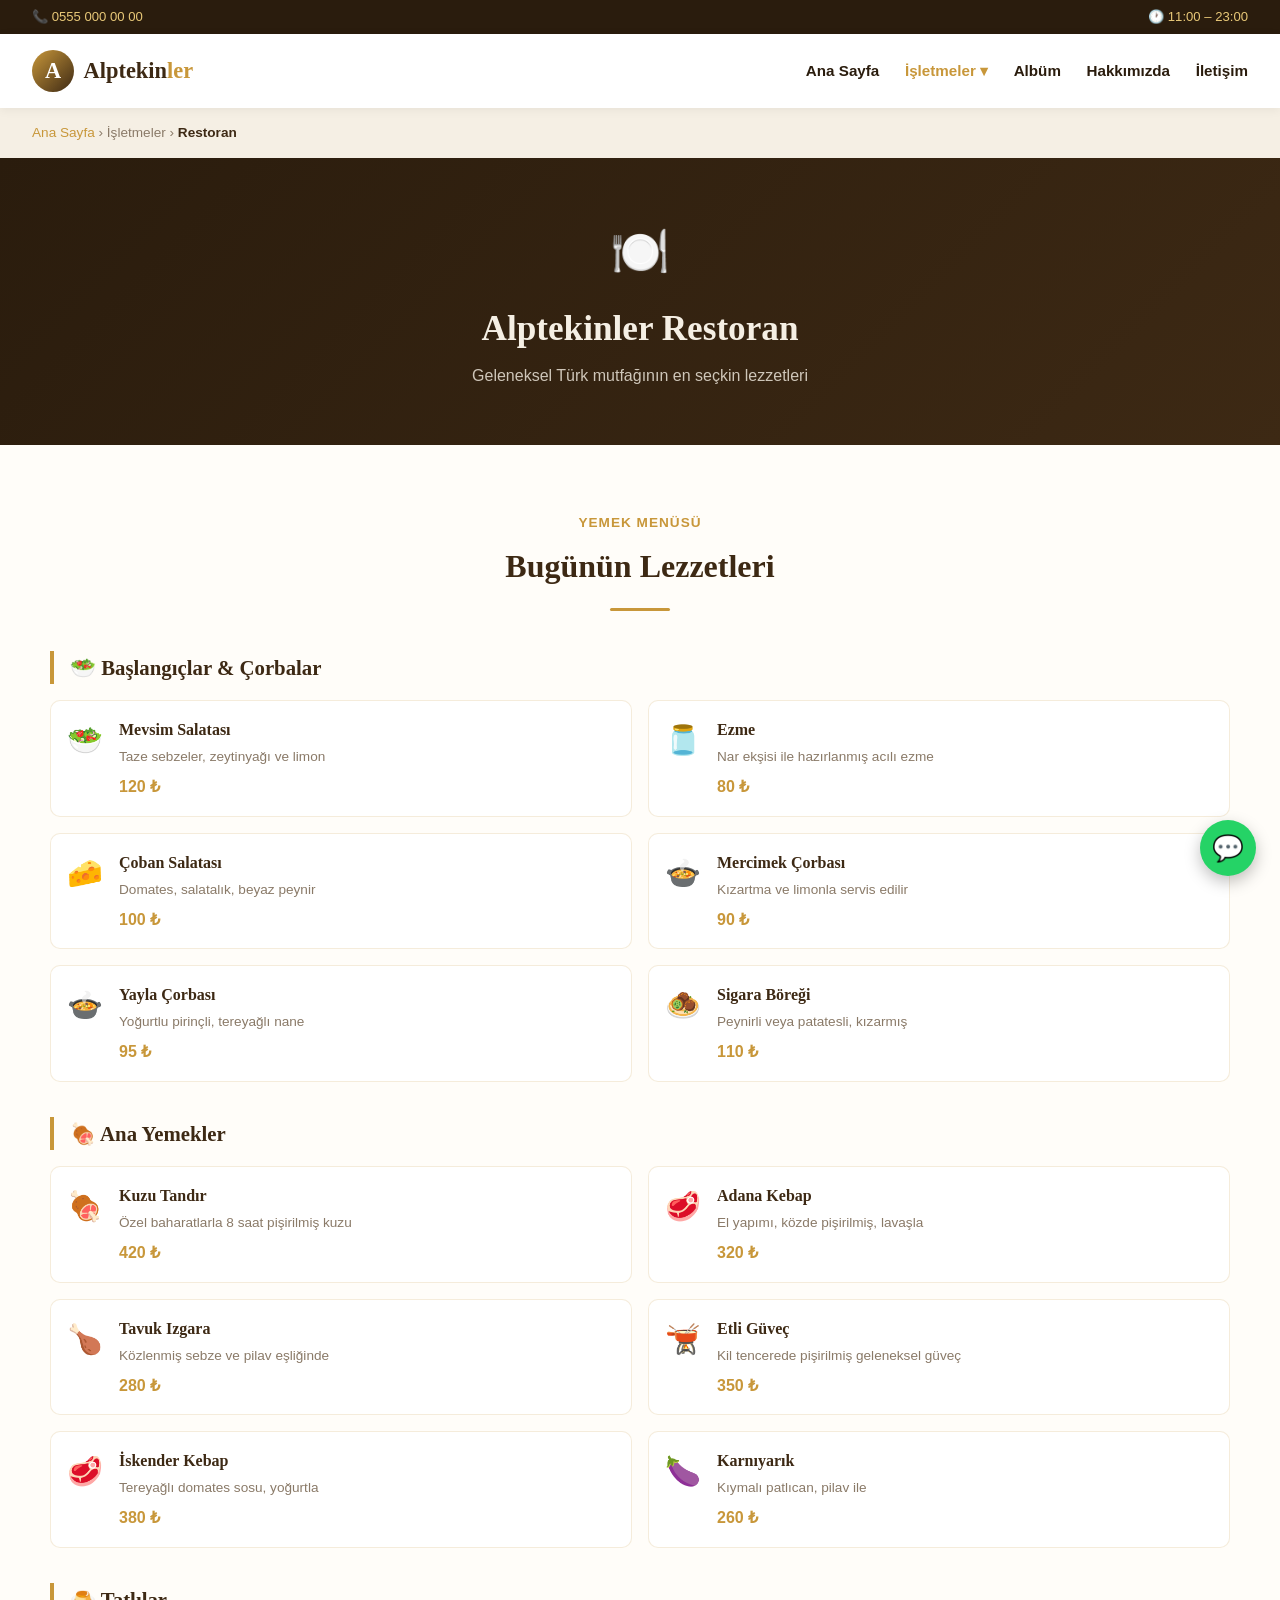
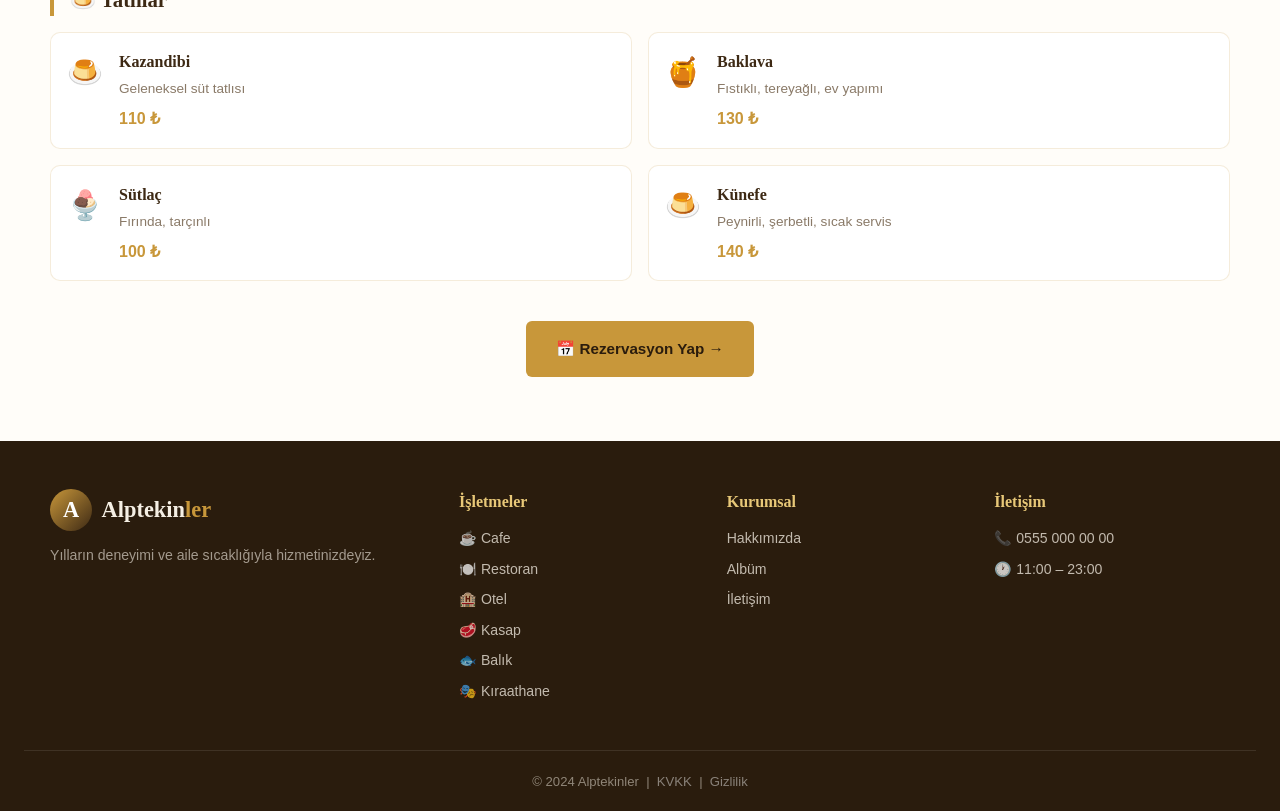
<file: pages/restoran.html>
<!DOCTYPE html>
<html lang="tr">
<head>
  <meta charset="UTF-8"><meta name="viewport" content="width=device-width, initial-scale=1.0">
  <title>Restoran | Alptekinler</title>
    <link rel="preconnect" href="https://fonts.googleapis.com">
  <link rel="preconnect" href="https://fonts.gstatic.com" crossorigin>
  <link rel="stylesheet" href="../css/style.css">
  <meta name="description" content="Geleneksel Türk mutfağının en seçkin lezzetleri. Adana kebap, kuzu tandır ve daha fazlası.">
  <meta property="og:type" content="website">
  <meta property="og:title" content="Restoran | Alptekinler">
  <meta property="og:description" content="Geleneksel Türk mutfağının en seçkin lezzetleri.">
  <meta property="og:url" content="https://alptekinler.com/pages/restoran.html">
  <meta property="og:locale" content="tr_TR">
  <link rel="canonical" href="https://alptekinler.com/pages/restoran.html">
<style>.skip-link{position:absolute;top:-100px;left:1rem;background:var(--altin);color:var(--kahve);padding:.5rem 1rem;border-radius:0 0 6px 6px;font-weight:700;font-size:.82rem;z-index:9999;transition:top .2s}.skip-link:focus{top:0}*:focus-visible{outline:2px solid var(--altin);outline-offset:2px;border-radius:3px}</style>
</head>
<body>
<a href="#main-content" class="skip-link">İçeriğe geç</a>

<div class="topbar"><div class="topbar-left"><span>📞 0555 000 00 00</span></div><div class="topbar-right"><span>🕐 11:00 – 23:00</span></div></div>
<nav>
  <a href="../index.html" class="logo"><div class="logo-emblem">A</div><span>Alptekin<span>ler</span></span></a>
  <div class="nav-links" id="nav-links">
    <a href="../index.html">Ana Sayfa</a>
    <div class="nav-dropdown"><a href="#" class="active">İşletmeler ▾</a>
      <div class="nav-dropdown-menu">
        <a href="cafe.html"><span class="dd-icon">☕</span> Cafe</a>
        <a href="restoran.html"><span class="dd-icon">🍽️</span> Restoran</a>
        <a href="otel.html"><span class="dd-icon">🏨</span> Otel</a>
        <a href="kasap.html"><span class="dd-icon">🥩</span> Kasap</a>
        <a href="balik.html"><span class="dd-icon">🐟</span> Balık</a>
        <a href="kiraathane.html"><span class="dd-icon">🎭</span> Kıraathane</a>
      </div>
    </div>
    <a href="album.html">Albüm</a><a href="hakkimizda.html">Hakkımızda</a><a href="iletisim.html">İletişim</a>
  </div>
  <button class="hamburger" id="hamburger" aria-label="Menüyü aç/kapat"><span></span><span></span><span></span></button>
</nav>
<div class="breadcrumb"><a href="../index.html">Ana Sayfa</a> › İşletmeler › <strong>Restoran</strong></div>
<div class="page-hero"><div class="page-hero-icon">🍽️</div><h1>Alptekinler Restoran</h1><p>Geleneksel Türk mutfağının en seçkin lezzetleri</p></div>

<section class="section">
  <div class="container">
    <div class="section-hdr">
      <span class="section-eyebrow">Yemek Menüsü</span>
      <h2 class="section-title">Bugünün Lezzetleri</h2>
      <div class="gold-rule"></div>
    </div>

    <div class="menu-section-title">🥗 Başlangıçlar & Çorbalar</div>
    <div class="menu-grid">
      <div class="menu-item"><div class="menu-item-icon">🥗</div><div><div class="menu-item-name">Mevsim Salatası</div><div class="menu-item-desc">Taze sebzeler, zeytinyağı ve limon</div><div class="menu-item-price">120 ₺</div></div></div>
      <div class="menu-item"><div class="menu-item-icon">🫙</div><div><div class="menu-item-name">Ezme</div><div class="menu-item-desc">Nar ekşisi ile hazırlanmış acılı ezme</div><div class="menu-item-price">80 ₺</div></div></div>
      <div class="menu-item"><div class="menu-item-icon">🧀</div><div><div class="menu-item-name">Çoban Salatası</div><div class="menu-item-desc">Domates, salatalık, beyaz peynir</div><div class="menu-item-price">100 ₺</div></div></div>
      <div class="menu-item"><div class="menu-item-icon">🍲</div><div><div class="menu-item-name">Mercimek Çorbası</div><div class="menu-item-desc">Kızartma ve limonla servis edilir</div><div class="menu-item-price">90 ₺</div></div></div>
      <div class="menu-item"><div class="menu-item-icon">🍲</div><div><div class="menu-item-name">Yayla Çorbası</div><div class="menu-item-desc">Yoğurtlu pirinçli, tereyağlı nane</div><div class="menu-item-price">95 ₺</div></div></div>
      <div class="menu-item"><div class="menu-item-icon">🧆</div><div><div class="menu-item-name">Sigara Böreği</div><div class="menu-item-desc">Peynirli veya patatesli, kızarmış</div><div class="menu-item-price">110 ₺</div></div></div>
    </div>

    <div class="menu-section-title">🍖 Ana Yemekler</div>
    <div class="menu-grid">
      <div class="menu-item"><div class="menu-item-icon">🍖</div><div><div class="menu-item-name">Kuzu Tandır</div><div class="menu-item-desc">Özel baharatlarla 8 saat pişirilmiş kuzu</div><div class="menu-item-price">420 ₺</div></div></div>
      <div class="menu-item"><div class="menu-item-icon">🥩</div><div><div class="menu-item-name">Adana Kebap</div><div class="menu-item-desc">El yapımı, közde pişirilmiş, lavaşla</div><div class="menu-item-price">320 ₺</div></div></div>
      <div class="menu-item"><div class="menu-item-icon">🍗</div><div><div class="menu-item-name">Tavuk Izgara</div><div class="menu-item-desc">Közlenmiş sebze ve pilav eşliğinde</div><div class="menu-item-price">280 ₺</div></div></div>
      <div class="menu-item"><div class="menu-item-icon">🫕</div><div><div class="menu-item-name">Etli Güveç</div><div class="menu-item-desc">Kil tencerede pişirilmiş geleneksel güveç</div><div class="menu-item-price">350 ₺</div></div></div>
      <div class="menu-item"><div class="menu-item-icon">🥩</div><div><div class="menu-item-name">İskender Kebap</div><div class="menu-item-desc">Tereyağlı domates sosu, yoğurtla</div><div class="menu-item-price">380 ₺</div></div></div>
      <div class="menu-item"><div class="menu-item-icon">🍆</div><div><div class="menu-item-name">Karnıyarık</div><div class="menu-item-desc">Kıymalı patlıcan, pilav ile</div><div class="menu-item-price">260 ₺</div></div></div>
    </div>

    <div class="menu-section-title">🍮 Tatlılar</div>
    <div class="menu-grid">
      <div class="menu-item"><div class="menu-item-icon">🍮</div><div><div class="menu-item-name">Kazandibi</div><div class="menu-item-desc">Geleneksel süt tatlısı</div><div class="menu-item-price">110 ₺</div></div></div>
      <div class="menu-item"><div class="menu-item-icon">🍯</div><div><div class="menu-item-name">Baklava</div><div class="menu-item-desc">Fıstıklı, tereyağlı, ev yapımı</div><div class="menu-item-price">130 ₺</div></div></div>
      <div class="menu-item"><div class="menu-item-icon">🍨</div><div><div class="menu-item-name">Sütlaç</div><div class="menu-item-desc">Fırında, tarçınlı</div><div class="menu-item-price">100 ₺</div></div></div>
      <div class="menu-item"><div class="menu-item-icon">🍮</div><div><div class="menu-item-name">Künefe</div><div class="menu-item-desc">Peynirli, şerbetli, sıcak servis</div><div class="menu-item-price">140 ₺</div></div></div>
    </div>
    <div style="text-align:center;margin-top:2.5rem">
      <a href="iletisim.html" class="btn-primary">📅 Rezervasyon Yap →</a>
    </div>
  </div>
</section>

<footer><div class="footer-inner">
  <div class="footer-brand"><a href="../index.html" class="logo"><div class="logo-emblem">A</div><span>Alptekin<span>ler</span></span></a><p>Yılların deneyimi ve aile sıcaklığıyla hizmetinizdeyiz.</p></div>
  <div class="footer-col"><h4>İşletmeler</h4><a href="cafe.html">☕ Cafe</a><a href="restoran.html">🍽️ Restoran</a><a href="otel.html">🏨 Otel</a><a href="kasap.html">🥩 Kasap</a><a href="balik.html">🐟 Balık</a><a href="kiraathane.html">🎭 Kıraathane</a></div>
  <div class="footer-col"><h4>Kurumsal</h4><a href="hakkimizda.html">Hakkımızda</a><a href="album.html">Albüm</a><a href="iletisim.html">İletişim</a></div>
  <div class="footer-col"><h4>İletişim</h4><p>📞 0555 000 00 00</p><p>🕐 11:00 – 23:00</p></div>
</div><div class="footer-bottom">© 2024 Alptekinler &nbsp;|&nbsp; <a href="../pages/kvkk.html" style="color:rgba(255,255,255,.45)">KVKK</a> &nbsp;|&nbsp; <a href="../pages/gizlilik.html" style="color:rgba(255,255,255,.45)">Gizlilik</a></div></footer>
</main>
<a href="https://wa.me/905550000000" target="_blank" rel="noopener noreferrer" class="whatsapp-btn">💬</a>
<button class="scroll-top">↑</button>
<script src="../js/main.js"></script>
</body>
</html>
</file>
<file: css/style.css>
:root{
  --cream:#f5efe4;
  --brown:#3d2914;
  --brown-dk:#2a1c0d;
  --gold:#c8973a;
  --gold-lt:#e8c878;
  --muted:#8a7a68;
  --ff-serif:'Georgia','Times New Roman',serif;
  --ff-sans:'Segoe UI',Tahoma,Arial,sans-serif;
}
*{margin:0;padding:0;box-sizing:border-box;}
body{font-family:var(--ff-sans);color:var(--brown-dk);background:#fffdf9;line-height:1.6;}
a{text-decoration:none;color:inherit;}
img{max-width:100%;display:block;}

/* TOPBAR */
.topbar{background:var(--brown-dk);color:var(--gold-lt);font-size:.82rem;display:flex;justify-content:space-between;padding:.4rem 2rem;flex-wrap:wrap;gap:.3rem;}
.topbar-left span{margin-right:1.2rem;}

/* NAV */
nav{display:flex;align-items:center;justify-content:space-between;padding:1rem 2rem;background:#fff;box-shadow:0 2px 10px rgba(0,0,0,.06);position:sticky;top:0;z-index:1000;}
.logo{display:flex;align-items:center;gap:.6rem;font-family:var(--ff-serif);font-size:1.4rem;font-weight:700;color:var(--brown);}
.logo-emblem{width:42px;height:42px;border-radius:50%;background:linear-gradient(135deg,var(--gold),var(--brown));color:#fff;display:flex;align-items:center;justify-content:center;font-family:var(--ff-serif);font-size:1.4rem;}
.logo span span{color:var(--gold);}
.nav-links{display:flex;align-items:center;gap:1.6rem;}
.nav-links a{font-weight:600;color:var(--brown-dk);font-size:.95rem;padding:.4rem 0;transition:color .2s;}
.nav-links a:hover,.nav-links a.active{color:var(--gold);}
.nav-dropdown{position:relative;}
.nav-dropdown-menu{position:absolute;top:120%;left:0;background:#fff;min-width:190px;box-shadow:0 8px 24px rgba(0,0,0,.12);border-radius:8px;opacity:0;visibility:hidden;transform:translateY(8px);transition:.2s;padding:.5rem;z-index:50;}
.nav-dropdown:hover .nav-dropdown-menu{opacity:1;visibility:visible;transform:translateY(0);}
.nav-dropdown-menu a{display:flex;align-items:center;gap:.6rem;padding:.55rem .8rem;border-radius:6px;font-size:.9rem;}
.nav-dropdown-menu a:hover{background:var(--cream);color:var(--brown);}
.dd-icon{font-size:1.1rem;}
.hamburger{display:none;flex-direction:column;gap:5px;background:none;border:none;cursor:pointer;padding:.4rem;}
.hamburger span{width:26px;height:3px;background:var(--brown);border-radius:2px;}

/* BREADCRUMB */
.breadcrumb{padding:.9rem 2rem;font-size:.85rem;color:var(--muted);background:var(--cream);}
.breadcrumb a{color:var(--gold);}
.breadcrumb strong{color:var(--brown);}

/* PAGE HERO (sub pages) */
.page-hero{background:linear-gradient(135deg,var(--brown-dk),var(--brown));color:var(--cream);text-align:center;padding:3.5rem 1.5rem;}
.page-hero-icon{font-size:3rem;margin-bottom:.6rem;}
.page-hero h1{font-family:var(--ff-serif);font-size:2.2rem;margin-bottom:.4rem;}
.page-hero p{color:rgba(245,239,228,.8);}

/* HOME HERO */
.hero{min-height:78vh;display:flex;align-items:center;justify-content:center;text-align:center;background:linear-gradient(135deg,rgba(42,28,13,.88),rgba(61,41,20,.82)),url('https://images.unsplash.com/photo-1517248135467-4c7edcad34c4?w=1600') center/cover;color:#fff;padding:2rem;position:relative;}
.hero-content{max-width:680px;}
.hero-eyebrow{color:var(--gold-lt);font-weight:600;letter-spacing:1px;margin-bottom:1rem;}
.hero h1{font-family:var(--ff-serif);font-size:3rem;margin-bottom:1.2rem;line-height:1.25;}
.hero h1 em{color:var(--gold-lt);font-style:normal;}
.hero p{color:rgba(245,239,228,.85);margin-bottom:2rem;font-size:1.05rem;}
.hero-btns{display:flex;gap:1rem;justify-content:center;flex-wrap:wrap;}
.hero-scroll{position:absolute;bottom:1.5rem;left:50%;transform:translateX(-50%);color:var(--gold-lt);font-size:.8rem;letter-spacing:2px;}

/* BUTTONS */
.btn-primary,.btn-outline,.btn-brown{display:inline-block;padding:.85rem 1.8rem;border-radius:6px;font-weight:700;font-size:.95rem;transition:.2s;cursor:pointer;border:2px solid transparent;}
.btn-primary{background:var(--gold);color:var(--brown-dk);}
.btn-primary:hover{background:var(--gold-lt);}
.btn-outline{border-color:var(--gold-lt);color:#fff;}
.btn-outline:hover{background:rgba(255,255,255,.1);}
.btn-brown{background:var(--brown);color:var(--cream);}
.btn-brown:hover{background:var(--brown-dk);}

/* STATS */
.stats-bar{display:flex;justify-content:center;gap:3rem;flex-wrap:wrap;background:var(--cream);padding:2rem 1rem;text-align:center;}
.stat-num{font-family:var(--ff-serif);font-size:2.2rem;color:var(--gold);font-weight:700;}
.stat-label{color:var(--muted);font-size:.9rem;}

/* SECTIONS */
.section{padding:4rem 1.5rem;}
.section-alt{background:var(--cream);}
.container{max-width:1180px;margin:0 auto;}
.section-hdr{text-align:center;margin-bottom:2.5rem;}
.section-eyebrow{color:var(--gold);font-weight:700;letter-spacing:1px;font-size:.85rem;text-transform:uppercase;}
.section-title{font-family:var(--ff-serif);font-size:2rem;color:var(--brown);margin:.4rem 0 1rem;}
.gold-rule{width:60px;height:3px;background:var(--gold);margin:0 auto;border-radius:2px;}
.section-lead{color:var(--muted);max-width:600px;margin:1rem auto 0;}

/* İŞLETME GRID (home) */
.isletme-grid{display:grid;grid-template-columns:repeat(3,1fr);gap:1.6rem;}
.isletme-card{background:#fff;border-radius:12px;overflow:hidden;box-shadow:0 6px 20px rgba(61,41,20,.08);transition:.25s;display:block;}
.isletme-card:hover{transform:translateY(-6px);box-shadow:0 14px 30px rgba(61,41,20,.16);}
.isletme-thumb{height:160px;display:flex;align-items:center;justify-content:center;position:relative;}
.isletme-badge{position:absolute;top:.8rem;right:.8rem;background:rgba(255,255,255,.92);color:var(--brown);font-size:.75rem;font-weight:700;padding:.25rem .7rem;border-radius:20px;}
.isletme-body{padding:1.3rem;}
.isletme-name{font-family:var(--ff-serif);font-size:1.25rem;color:var(--brown);margin-bottom:.5rem;}
.isletme-desc{color:var(--muted);font-size:.9rem;margin-bottom:1rem;}
.isletme-link{color:var(--gold);font-weight:700;font-size:.9rem;}

/* MENU GRID */
.menu-section-title{font-family:var(--ff-serif);font-size:1.3rem;color:var(--brown);font-weight:600;margin:2.2rem 0 1rem;padding-left:1rem;border-left:4px solid var(--gold);display:flex;align-items:center;justify-content:space-between;gap:1rem;}
.menu-grid{display:grid;grid-template-columns:repeat(2,1fr);gap:1rem;}
.menu-item{display:flex;gap:1rem;background:#fff;border:1px solid rgba(200,151,58,.18);border-radius:10px;padding:1rem;align-items:flex-start;}
.menu-item-icon{font-size:1.8rem;}
.menu-item-name{font-weight:700;color:var(--brown);font-family:var(--ff-serif);}
.menu-item-desc{color:var(--muted);font-size:.85rem;margin:.2rem 0 .4rem;}
.menu-item-price{color:var(--gold);font-weight:700;}

/* ÜRÜN GRID (kasap/balik) */
.urun-grid{display:grid;grid-template-columns:repeat(3,1fr);gap:1.2rem;}
.urun-card{background:#fff;border:1px solid rgba(200,151,58,.18);border-radius:10px;padding:1.4rem;text-align:center;transition:.2s;}
.urun-card:hover{box-shadow:0 8px 20px rgba(61,41,20,.08);transform:translateY(-3px);}
.urun-icon{font-size:2.2rem;margin-bottom:.5rem;}
.urun-name{font-family:var(--ff-serif);font-weight:700;color:var(--brown);font-size:1.05rem;}
.urun-desc{color:var(--muted);font-size:.85rem;margin:.4rem 0;}
.urun-fiyat{color:var(--gold);font-weight:700;}

/* ODA (otel) */
.oda-grid{display:grid;grid-template-columns:repeat(3,1fr);gap:1.6rem;}
.oda-card{background:#fff;border-radius:12px;overflow:hidden;box-shadow:0 6px 20px rgba(61,41,20,.08);}
.oda-thumb{height:140px;display:flex;align-items:center;justify-content:center;font-size:3rem;color:#fff;}
.oda-body{padding:1.3rem;}
.oda-name{font-family:var(--ff-serif);font-size:1.25rem;color:var(--brown);margin-bottom:.6rem;}
.oda-features{list-style:none;color:var(--muted);font-size:.88rem;margin-bottom:.8rem;display:flex;flex-direction:column;gap:.3rem;}
.oda-price{font-family:var(--ff-serif);font-size:1.4rem;color:var(--gold);font-weight:700;}
.oda-price span{font-size:.8rem;color:var(--muted);font-weight:400;}

/* DEĞER / ETKİNLİK GRID */
.deger-grid{display:grid;grid-template-columns:repeat(3,1fr);gap:1.4rem;}
.deger-card{background:#fff;border:1px solid rgba(200,151,58,.15);border-radius:10px;padding:1.5rem;}
.deger-icon{font-size:2rem;margin-bottom:.6rem;}
.deger-title{font-family:var(--ff-serif);font-weight:700;color:var(--brown);margin-bottom:.4rem;}
.deger-desc{color:var(--muted);font-size:.88rem;}

.etkinlik-list{display:grid;grid-template-columns:repeat(2,1fr);gap:1.2rem;}
.etkinlik-item{display:flex;gap:1rem;background:#fff;border:1px solid rgba(200,151,58,.18);border-radius:10px;padding:1.2rem;align-items:flex-start;}
.etkinlik-icon{font-size:1.9rem;}
.etkinlik-name{font-family:var(--ff-serif);font-weight:700;color:var(--brown);}
.etkinlik-desc{color:var(--muted);font-size:.85rem;margin-top:.2rem;}

/* HAKKIMIZDA */
.tarihce-wrap{display:grid;grid-template-columns:280px 1fr;gap:2.5rem;align-items:center;}
.tarihce-visual{font-size:8rem;text-align:center;background:var(--cream);border-radius:16px;padding:2rem;}
.tarihce-text h3{font-family:var(--ff-serif);font-size:1.6rem;color:var(--brown);margin-bottom:1rem;}
.tarihce-text p{color:var(--muted);margin-bottom:1rem;}

.team-grid{display:grid;grid-template-columns:repeat(3,1fr);gap:1.6rem;}
.team-card{background:#fff;border:1px solid rgba(200,151,58,.15);border-radius:12px;padding:1.6rem;text-align:center;}
.team-avatar{font-size:3rem;margin-bottom:.6rem;}
.team-name{font-family:var(--ff-serif);font-size:1.15rem;color:var(--brown);font-weight:700;}
.team-role{color:var(--gold);font-size:.85rem;font-weight:700;margin:.3rem 0 .6rem;}
.team-bio{color:var(--muted);font-size:.85rem;}

/* ALBUM */
.album-grid{display:grid;gap:1rem;}
.album-item{position:relative;border-radius:10px;overflow:hidden;aspect-ratio:1/1;cursor:pointer;}
.album-placeholder{width:100%;height:100%;display:flex;flex-direction:column;align-items:center;justify-content:center;gap:.4rem;color:#fff;font-weight:700;background:linear-gradient(135deg,var(--brown),var(--gold));font-size:.85rem;text-align:center;}
.album-placeholder span:first-child{font-size:2.4rem;}
.album-item-overlay{position:absolute;inset:0;background:rgba(0,0,0,.35);display:flex;align-items:center;justify-content:center;opacity:0;transition:.2s;color:#fff;font-size:1.6rem;}
.album-item:hover .album-item-overlay{opacity:1;}
.lightbox{position:fixed;inset:0;background:rgba(0,0,0,.9);display:none;align-items:center;justify-content:center;z-index:2000;}
.lightbox.active{display:flex;}
.lightbox img{max-width:90%;max-height:85%;border-radius:8px;}
.lightbox-close,.lightbox-prev,.lightbox-next{position:absolute;background:none;border:none;color:#fff;font-size:2rem;cursor:pointer;}
.lightbox-close{top:1.5rem;right:1.5rem;}
.lightbox-prev{left:1.5rem;top:50%;}
.lightbox-next{right:1.5rem;top:50%;}

/* KONUM / İLETİŞİM */
.konum-grid{display:grid;grid-template-columns:1fr 1fr;gap:2.5rem;align-items:start;}
.konum-info{display:flex;flex-direction:column;gap:1.2rem;}
.konum-item{display:flex;gap:1rem;align-items:flex-start;}
.konum-icon-box{width:46px;height:46px;background:var(--cream);border-radius:10px;display:flex;align-items:center;justify-content:center;font-size:1.3rem;flex-shrink:0;}
.konum-label{font-weight:700;color:var(--brown);font-size:.9rem;}
.konum-val{color:var(--muted);font-size:.9rem;}
.map-wrap{border-radius:12px;overflow:hidden;min-height:340px;box-shadow:0 6px 20px rgba(61,41,20,.1);}
.map-wrap iframe{width:100%;height:100%;min-height:340px;border:0;}

.contact-form{display:flex;flex-direction:column;gap:1rem;background:#fff;border:1px solid rgba(200,151,58,.18);border-radius:12px;padding:1.8rem;}
.contact-form label{font-weight:700;color:var(--brown);font-size:.88rem;margin-bottom:.3rem;display:block;}
.contact-form input,.contact-form textarea,.contact-form select{width:100%;padding:.7rem .9rem;border:1px solid #ddd;border-radius:6px;font-family:inherit;font-size:.92rem;}
.contact-form input:focus,.contact-form textarea:focus,.contact-form select:focus{outline:2px solid var(--gold-lt);}

/* FOOTER */
footer{background:var(--brown-dk);color:rgba(245,239,228,.8);padding:3rem 1.5rem 0;}
.footer-inner{max-width:1180px;margin:0 auto;display:grid;grid-template-columns:1.6fr 1fr 1fr 1fr;gap:2rem;padding-bottom:2.5rem;}
.footer-brand .logo{color:var(--cream);}
.footer-brand p{margin-top:.8rem;font-size:.88rem;color:rgba(245,239,228,.6);}
.footer-col h4{color:var(--gold-lt);font-family:var(--ff-serif);margin-bottom:.8rem;}
.footer-col a,.footer-col p{display:block;font-size:.88rem;margin-bottom:.5rem;color:rgba(245,239,228,.75);}
.footer-col a:hover{color:var(--gold-lt);}
.footer-bottom{text-align:center;padding:1.2rem;border-top:1px solid rgba(245,239,228,.1);font-size:.82rem;color:rgba(245,239,228,.5);}

/* WHATSAPP & SCROLL TOP */
.whatsapp-btn{position:fixed;bottom:1.5rem;right:1.5rem;width:56px;height:56px;background:#25d366;border-radius:50%;display:flex;align-items:center;justify-content:center;font-size:1.6rem;box-shadow:0 6px 16px rgba(0,0,0,.25);z-index:900;}
.scroll-top{position:fixed;bottom:1.5rem;left:1.5rem;width:46px;height:46px;border-radius:50%;background:var(--brown);color:#fff;border:none;font-size:1.2rem;cursor:pointer;display:none;align-items:center;justify-content:center;box-shadow:0 6px 16px rgba(0,0,0,.2);z-index:900;}
.scroll-top.show{display:flex;}

/* RESPONSIVE */
@media(max-width:980px){
  .isletme-grid,.urun-grid,.oda-grid,.deger-grid,.team-grid{grid-template-columns:repeat(2,1fr);}
  .konum-grid{grid-template-columns:1fr;}
  .tarihce-wrap{grid-template-columns:1fr;text-align:center;}
}
@media(max-width:760px){
  .nav-links{position:absolute;top:100%;left:0;right:0;background:#fff;flex-direction:column;align-items:flex-start;padding:1rem 2rem;gap:1rem;box-shadow:0 8px 20px rgba(0,0,0,.08);display:none;}
  .nav-links.open{display:flex;}
  .hamburger{display:flex;}
  .nav-dropdown-menu{position:static;opacity:1;visibility:visible;transform:none;box-shadow:none;display:none;padding-left:1rem;}
  .nav-dropdown.open .nav-dropdown-menu{display:flex;flex-direction:column;}
  .menu-grid,.isletme-grid,.urun-grid,.oda-grid,.deger-grid,.team-grid,.etkinlik-list{grid-template-columns:1fr;}
  .hero h1{font-size:2.1rem;}
  .footer-inner{grid-template-columns:1fr;}
}
</file>
